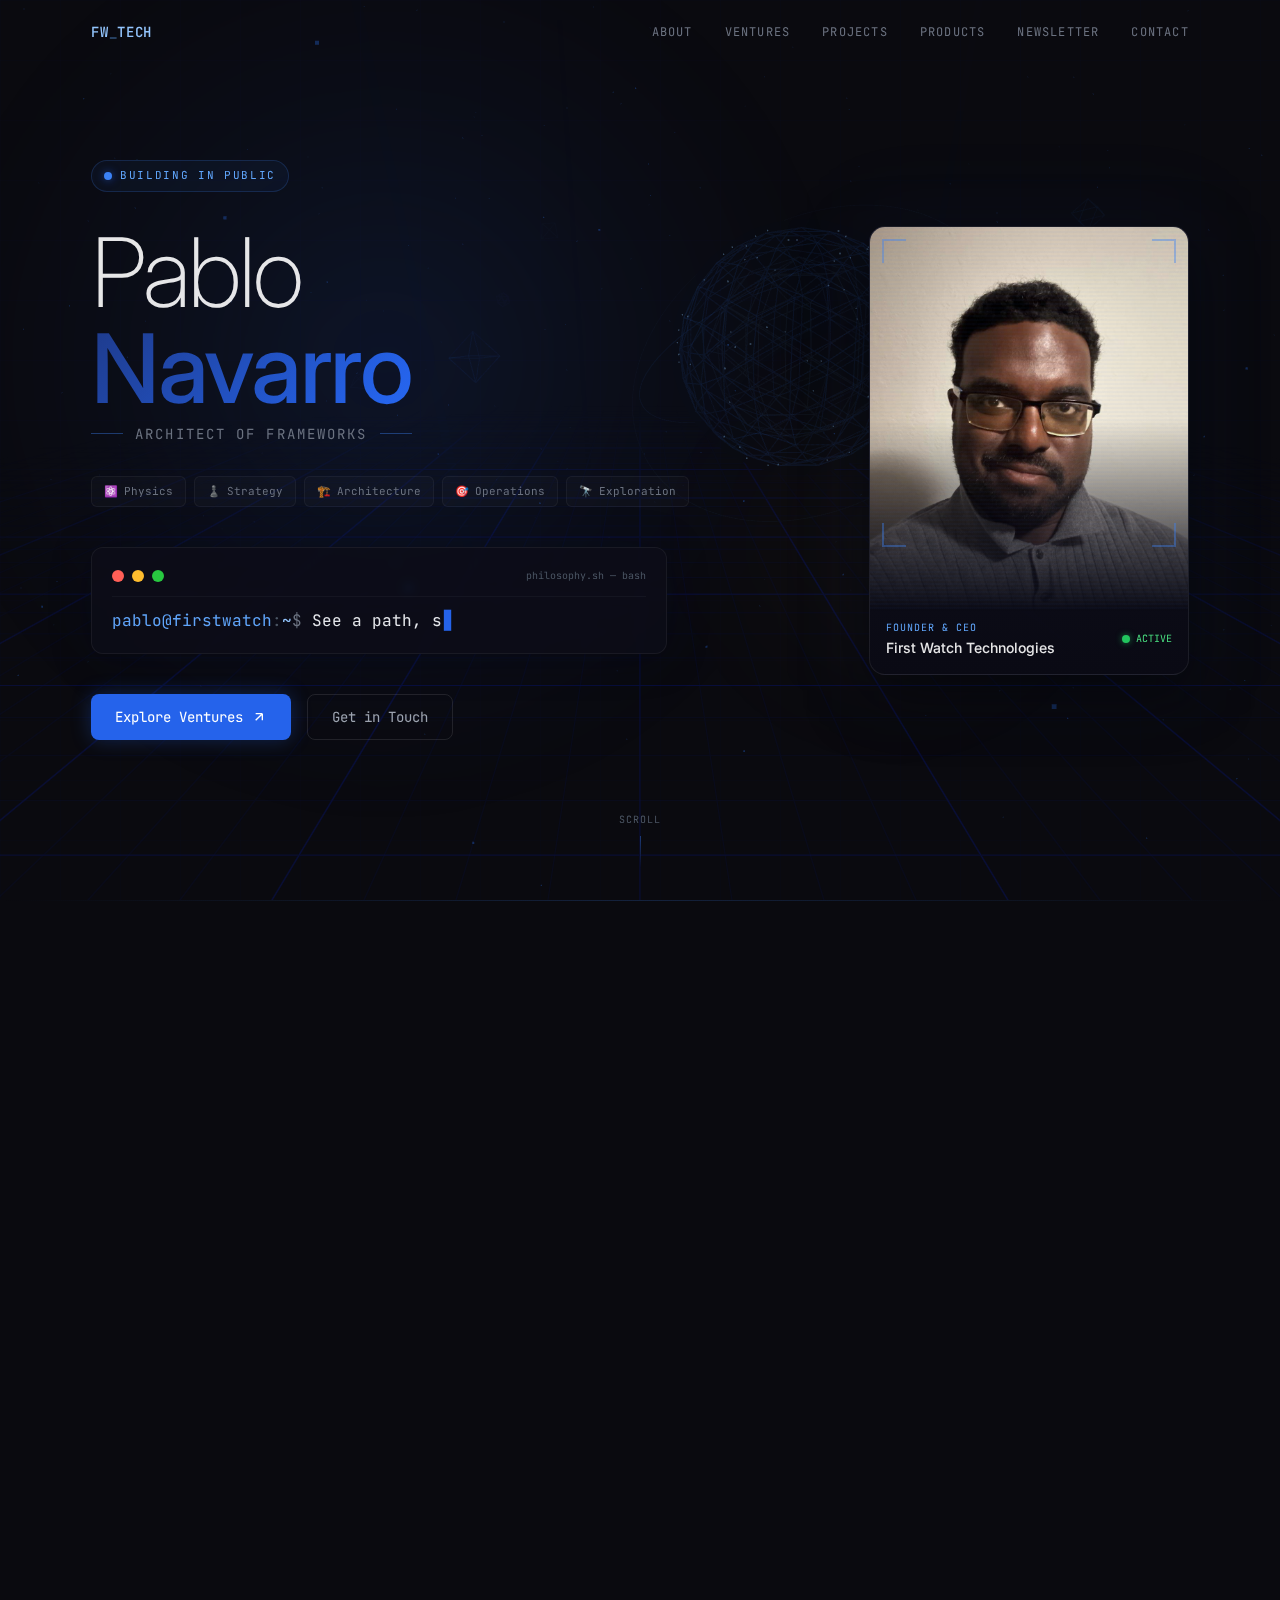
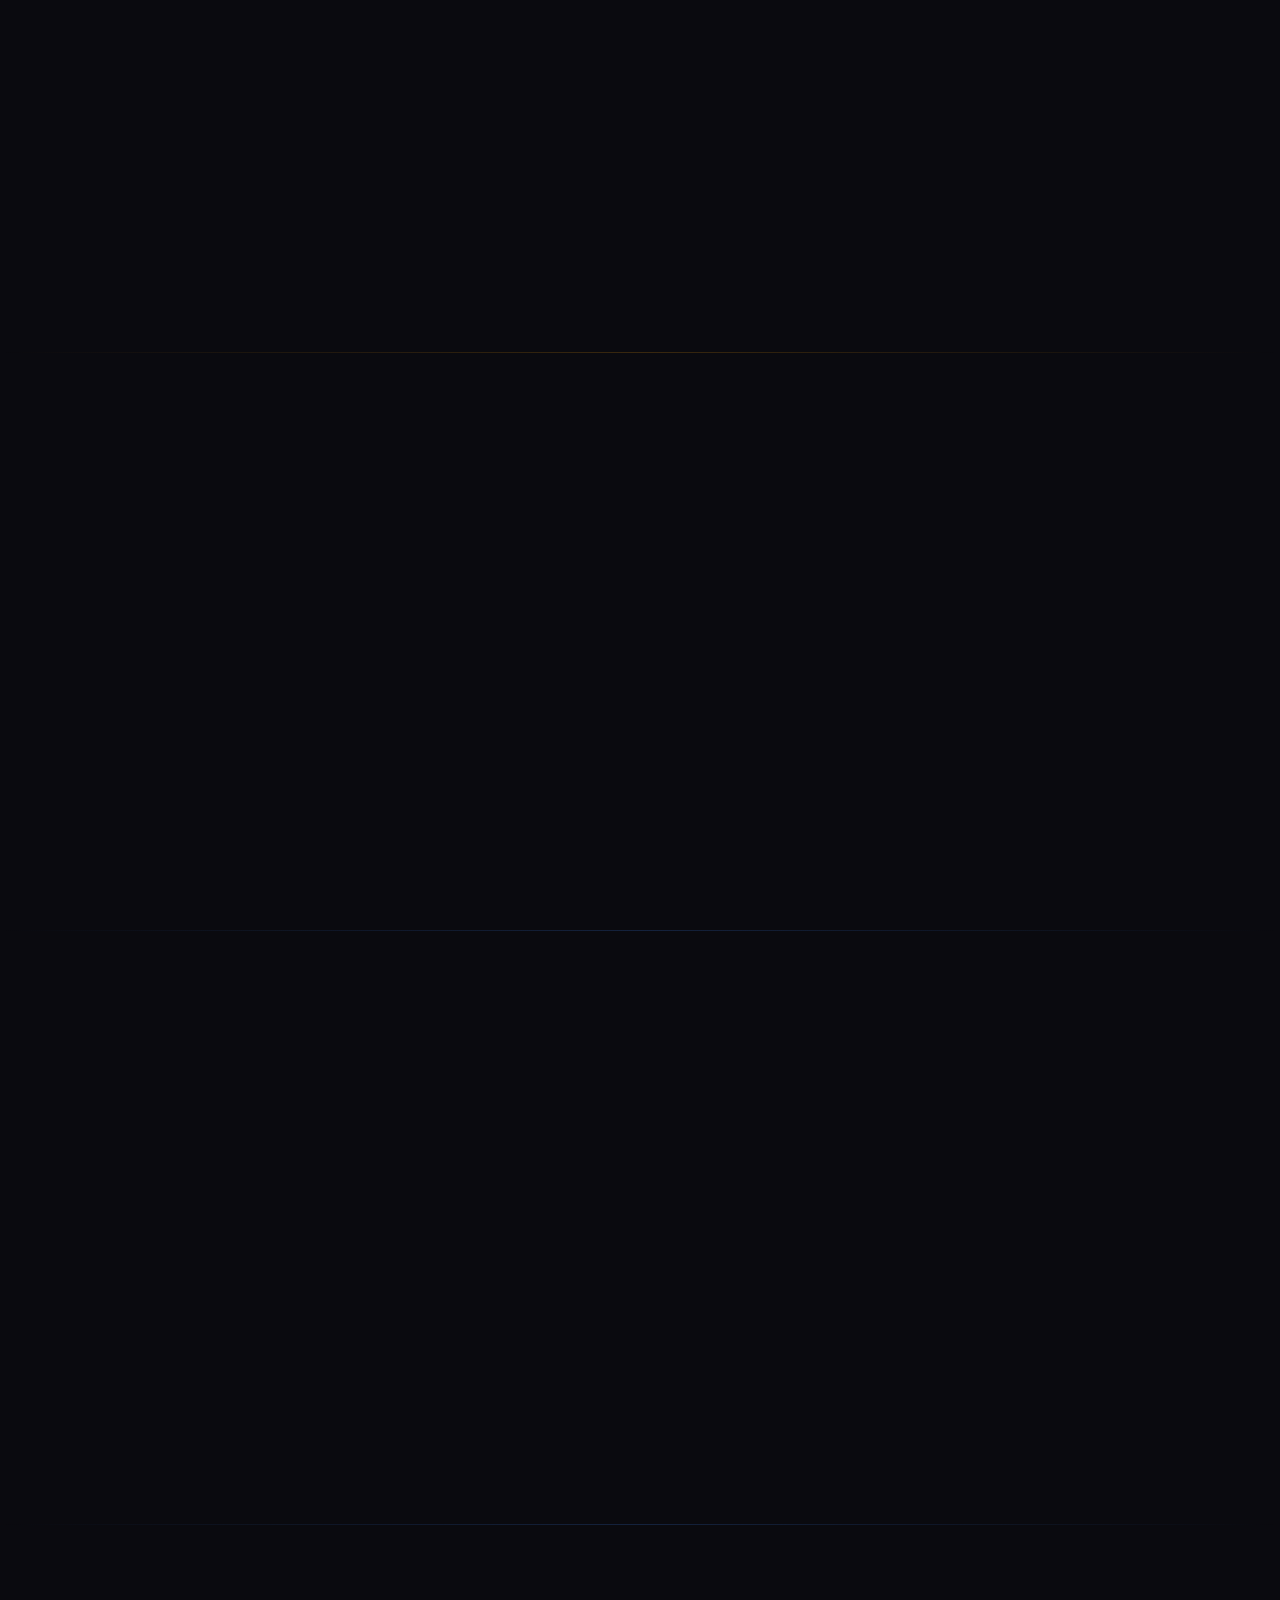
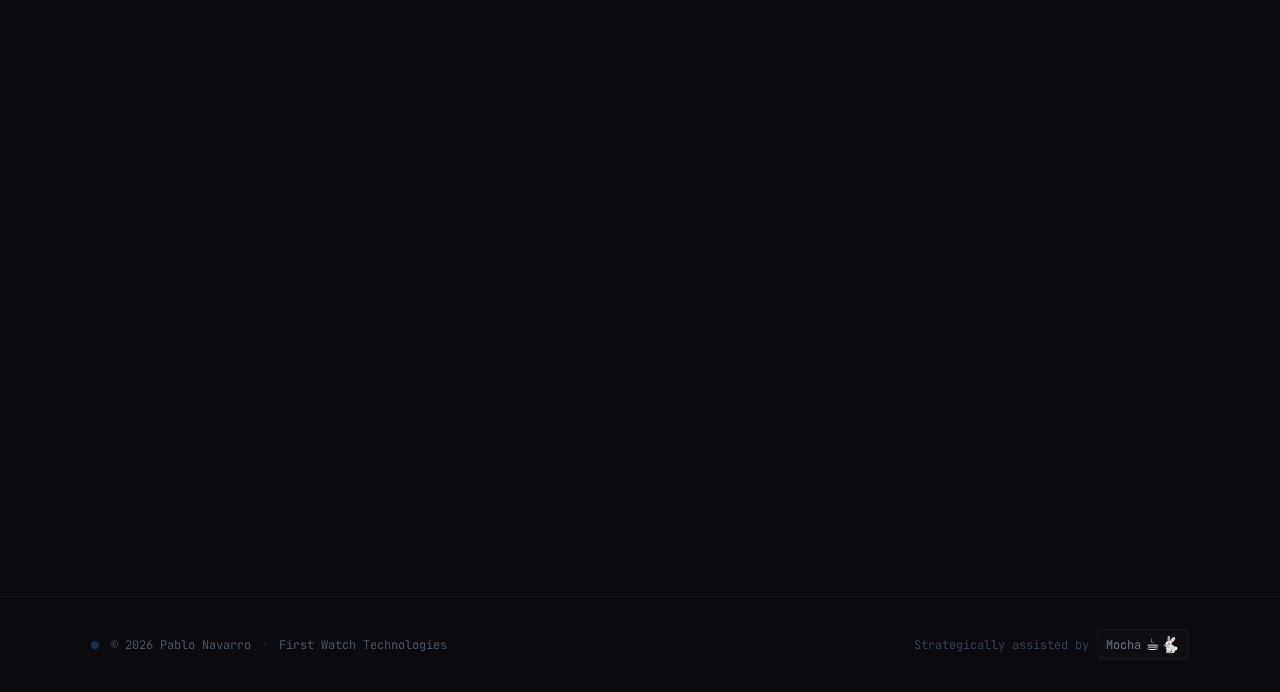
<file: index.html>
<!DOCTYPE html><!--pHyuXJAUAutjQ01emX5yc--><html lang="en"><head><meta charSet="utf-8"/><meta name="viewport" content="width=device-width, initial-scale=1"/><link rel="preload" as="image" href="/pablo-profile.jpg"/><link rel="stylesheet" href="/_next/static/chunks/e9a7d5ef823c434e.css" data-precedence="next"/><link rel="preload" as="script" fetchPriority="low" href="/_next/static/chunks/656b870f0567ed5f.js"/><script src="/_next/static/chunks/e380800c945c344d.js" async=""></script><script src="/_next/static/chunks/0ff423a9fcc0186e.js" async=""></script><script src="/_next/static/chunks/8296bf97416a5ebf.js" async=""></script><script src="/_next/static/chunks/turbopack-27dbcd5847fbbd86.js" async=""></script><script src="/_next/static/chunks/e0a67375af5090bd.js" async=""></script><script src="/_next/static/chunks/247eb132b7f7b574.js" async=""></script><script src="/_next/static/chunks/796e69ae18b2784c.js" async=""></script><script src="/_next/static/chunks/47d212107e34a9c3.js" async=""></script><meta name="theme-color" content="#0a0a0f"/><title>Pablo Navarro | First Watch Technologies</title><meta name="description" content="Pablo Navarro — Founder of First Watch Technologies. Architect of frameworks across robotics, software, and strategic thought. See a path, secure a path."/><meta name="author" content="Pablo Navarro"/><meta name="keywords" content="Pablo Navarro,First Watch Technologies,First Watch Robotics,First Watch Software,OwlTicket,PabloTheThinker,Autonomous Systems,SaaS,Robotics"/><meta name="creator" content="Pablo Navarro"/><meta name="robots" content="index, follow"/><meta property="og:title" content="Pablo Navarro | First Watch Technologies"/><meta property="og:description" content="Founder of First Watch Technologies. One Company. One Philosophy. Two Frontiers."/><meta property="og:site_name" content="Pablo Navarro"/><meta property="og:locale" content="en_US"/><meta property="og:type" content="website"/><meta name="twitter:card" content="summary_large_image"/><meta name="twitter:creator" content="@pablothethinker"/><meta name="twitter:title" content="Pablo Navarro | First Watch Technologies"/><meta name="twitter:description" content="Founder of First Watch Technologies. One Company. One Philosophy. Two Frontiers."/><script src="/_next/static/chunks/a6dad97d9634a72d.js" noModule=""></script></head><body class="antialiased"><div hidden=""><!--$--><!--/$--></div><div class="fixed inset-0 pointer-events-none" style="z-index:0"><!--$--><div style="position:relative;width:100%;height:100%;overflow:hidden;pointer-events:auto;background:transparent"><div style="width:100%;height:100%"><canvas style="display:block"></canvas></div></div><!--/$--></div><nav class="fixed top-0 left-0 right-0 z-50 transition-all duration-500 bg-transparent"><div class="container mx-auto max-w-[1200px] px-6 flex items-center justify-between h-16"><a href="#" class="font-mono text-sm font-medium text-blue-300 tracking-wider">FW<span class="text-blue-400/50">_</span>TECH</a><div class="hidden md:flex items-center gap-8"><a href="#about" class="relative font-mono text-xs uppercase tracking-widest text-gray-500 hover:text-blue-300 transition-colors duration-200 group">About<span class="absolute -bottom-1 left-0 w-0 h-px bg-blue-500/50 group-hover:w-full transition-all duration-300"></span></a><a href="#ventures" class="relative font-mono text-xs uppercase tracking-widest text-gray-500 hover:text-blue-300 transition-colors duration-200 group">Ventures<span class="absolute -bottom-1 left-0 w-0 h-px bg-blue-500/50 group-hover:w-full transition-all duration-300"></span></a><a href="#projects" class="relative font-mono text-xs uppercase tracking-widest text-gray-500 hover:text-blue-300 transition-colors duration-200 group">Projects<span class="absolute -bottom-1 left-0 w-0 h-px bg-blue-500/50 group-hover:w-full transition-all duration-300"></span></a><a href="/products" class="relative font-mono text-xs uppercase tracking-widest text-gray-500 hover:text-blue-300 transition-colors duration-200 group">Products<span class="absolute -bottom-1 left-0 w-0 h-px bg-blue-500/50 group-hover:w-full transition-all duration-300"></span></a><a href="#newsletter" class="relative font-mono text-xs uppercase tracking-widest text-gray-500 hover:text-blue-300 transition-colors duration-200 group">Newsletter<span class="absolute -bottom-1 left-0 w-0 h-px bg-blue-500/50 group-hover:w-full transition-all duration-300"></span></a><a href="#contact" class="relative font-mono text-xs uppercase tracking-widest text-gray-500 hover:text-blue-300 transition-colors duration-200 group">Contact<span class="absolute -bottom-1 left-0 w-0 h-px bg-blue-500/50 group-hover:w-full transition-all duration-300"></span></a></div><button class="md:hidden text-gray-400 hover:text-blue-300 transition-colors" aria-label="Toggle menu"><svg width="24" height="24" viewBox="0 0 24 24" fill="none" stroke="currentColor" stroke-width="1.5"><path d="M4 8h16M4 16h16"></path></svg></button></div></nav><main><section class="relative z-10 min-h-screen flex items-center overflow-hidden"><div class="absolute inset-0 pointer-events-none"><div class="absolute inset-0 opacity-[0.03]" style="background-image:linear-gradient(rgba(37,99,235,0.5) 1px, transparent 1px),
              linear-gradient(90deg, rgba(37,99,235,0.5) 1px, transparent 1px);background-size:60px 60px;transform:translate(0px, 0px);transition:transform 0.3s ease-out"></div><div class="absolute w-[900px] h-[900px] rounded-full" style="background:radial-gradient(circle, rgba(37,99,235,0.12) 0%, rgba(37,99,235,0.04) 40%, transparent 70%);left:30%;top:40%;transform:translate(calc(-50% + 0px), calc(-50% + 0px));transition:transform 0.4s ease-out;filter:blur(40px)"></div><div class="absolute w-[400px] h-[400px] rounded-full" style="background:radial-gradient(circle, rgba(245,158,11,0.04) 0%, transparent 70%);left:70%;top:60%;transform:translate(calc(-50% + 0px), calc(-50% + 0px));transition:transform 0.5s ease-out;filter:blur(60px)"></div></div><div class="container mx-auto max-w-[1200px] px-6 relative"><div class="grid grid-cols-1 lg:grid-cols-5 gap-12 lg:gap-8 items-center"><div class="lg:col-span-3 text-center lg:text-left"><div class="inline-flex items-center gap-2 mb-8 px-3 py-1.5 rounded-full border border-blue-500/20 bg-blue-500/5 transition-all duration-500 opacity-0 translate-y-4"><span class="w-2 h-2 rounded-full bg-blue-500 animate-pulse shadow-[0_0_8px_rgba(37,99,235,0.6)]"></span><span class="font-mono text-[11px] uppercase tracking-[0.15em] text-blue-400">Building in public</span></div><h1 class="mb-2"><span class="block text-6xl md:text-7xl lg:text-8xl font-extralight tracking-tight text-white/90 transition-all duration-700 delay-100 opacity-0 translate-y-6">Pablo</span><span class="block text-6xl md:text-7xl lg:text-8xl font-medium tracking-tight gradient-text transition-all duration-700 delay-200 opacity-0 translate-y-6">Navarro</span></h1><div class="flex items-center justify-center lg:justify-start gap-3 mb-8 transition-all duration-700 delay-300 opacity-0 translate-y-4"><div class="h-px w-8 bg-blue-500/40"></div><p class="font-mono text-xs md:text-sm text-gray-500 uppercase tracking-[0.15em]">Architect of Frameworks</p><div class="h-px w-8 bg-blue-500/40"></div></div><div class="flex flex-wrap justify-center lg:justify-start gap-2 mb-10 transition-all duration-700 delay-[400ms] opacity-0 translate-y-4"><span class="inline-flex items-center gap-1.5 px-3 py-1.5 rounded-md border border-white/5 bg-white/[0.02] text-gray-500 font-mono text-[11px] hover:border-blue-500/30 hover:text-blue-300 hover:bg-blue-500/5 transition-all duration-200 cursor-default"><span>⚛️</span>Physics</span><span class="inline-flex items-center gap-1.5 px-3 py-1.5 rounded-md border border-white/5 bg-white/[0.02] text-gray-500 font-mono text-[11px] hover:border-blue-500/30 hover:text-blue-300 hover:bg-blue-500/5 transition-all duration-200 cursor-default"><span>♟️</span>Strategy</span><span class="inline-flex items-center gap-1.5 px-3 py-1.5 rounded-md border border-white/5 bg-white/[0.02] text-gray-500 font-mono text-[11px] hover:border-blue-500/30 hover:text-blue-300 hover:bg-blue-500/5 transition-all duration-200 cursor-default"><span>🏗️</span>Architecture</span><span class="inline-flex items-center gap-1.5 px-3 py-1.5 rounded-md border border-white/5 bg-white/[0.02] text-gray-500 font-mono text-[11px] hover:border-blue-500/30 hover:text-blue-300 hover:bg-blue-500/5 transition-all duration-200 cursor-default"><span>🎯</span>Operations</span><span class="inline-flex items-center gap-1.5 px-3 py-1.5 rounded-md border border-white/5 bg-white/[0.02] text-gray-500 font-mono text-[11px] hover:border-blue-500/30 hover:text-blue-300 hover:bg-blue-500/5 transition-all duration-200 cursor-default"><span>🔭</span>Exploration</span></div><div class="bg-[#0c0c18]/80 backdrop-blur-sm border border-white/[0.06] rounded-xl p-5 max-w-xl shadow-[0_4px_40px_rgba(0,0,0,0.3),0_0_60px_rgba(37,99,235,0.05)] transition-all duration-700 delay-500 opacity-0 translate-y-6"><div class="flex items-center gap-2 mb-3 pb-3 border-b border-white/[0.04]"><span class="w-3 h-3 rounded-full bg-[#ff5f57]"></span><span class="w-3 h-3 rounded-full bg-[#febc2e]"></span><span class="w-3 h-3 rounded-full bg-[#28c840]"></span><span class="font-mono text-[10px] text-gray-600 ml-auto">philosophy.sh — bash</span></div><div class="font-mono text-sm md:text-base leading-relaxed"><span class="text-blue-400">pablo@firstwatch</span><span class="text-gray-600">:</span><span class="text-blue-300">~</span><span class="text-gray-500">$ </span><span class="text-gray-200"></span><span class="typing-cursor"></span></div></div><div class="flex flex-wrap justify-center lg:justify-start gap-4 mt-10 transition-all duration-700 delay-[600ms] opacity-0 translate-y-4"><a href="#ventures" class="group inline-flex items-center gap-2 px-6 py-3 bg-blue-600 rounded-lg text-white font-mono text-sm hover:bg-blue-500 transition-all duration-200 shadow-[0_0_20px_rgba(37,99,235,0.3)] hover:shadow-[0_0_30px_rgba(37,99,235,0.4)]">Explore Ventures<svg class="w-4 h-4 group-hover:translate-x-0.5 group-hover:-translate-y-0.5 transition-transform duration-150" viewBox="0 0 24 24" fill="none" stroke="currentColor" stroke-width="2"><path d="M7 17L17 7M17 7H7M17 7v10"></path></svg></a><a href="#contact" class="inline-flex items-center gap-2 px-6 py-3 border border-white/10 rounded-lg text-gray-400 font-mono text-sm hover:border-blue-500/30 hover:text-gray-300 transition-all duration-200">Get in Touch</a></div></div><div class="lg:col-span-2 flex justify-center lg:justify-end transition-all duration-1000 delay-300 opacity-0 translate-y-8"><div class="relative group" style="transform:perspective(1000px) rotateY(0deg) rotateX(0deg);transition:transform 0.3s ease-out"><div class="relative w-72 md:w-80 overflow-hidden rounded-2xl border border-white/[0.08] bg-gradient-to-b from-[#111120]/90 to-[#0a0a14]/90 shadow-[0_20px_60px_rgba(0,0,0,0.5)] backdrop-blur-sm"><div class="relative h-80 md:h-96 overflow-hidden"><img src="/pablo-profile.jpg" alt="Pablo Navarro" class="w-full h-full object-cover object-top scale-105 group-hover:scale-110 transition-transform duration-700"/><div class="absolute inset-0 bg-gradient-to-t from-[#0a0a14] via-transparent to-transparent"></div><div class="absolute inset-0 bg-[repeating-linear-gradient(0deg,transparent,transparent_2px,rgba(37,99,235,0.03)_2px,rgba(37,99,235,0.03)_4px)] pointer-events-none"></div><div class="absolute top-3 left-3 w-6 h-6 border-t-2 border-l-2 border-blue-500/40"></div><div class="absolute top-3 right-3 w-6 h-6 border-t-2 border-r-2 border-blue-500/40"></div><div class="absolute bottom-16 left-3 w-6 h-6 border-b-2 border-l-2 border-blue-500/40"></div><div class="absolute bottom-16 right-3 w-6 h-6 border-b-2 border-r-2 border-blue-500/40"></div></div><div class="p-4 -mt-2 relative z-10"><div class="flex items-center justify-between"><div><p class="font-mono text-[10px] text-blue-400 uppercase tracking-widest mb-0.5">Founder &amp; CEO</p><p class="text-sm font-medium text-white/90">First Watch Technologies</p></div><div class="flex items-center gap-1.5"><span class="w-2 h-2 rounded-full bg-green-500 shadow-[0_0_6px_rgba(34,197,94,0.6)]"></span><span class="font-mono text-[10px] text-green-400">ACTIVE</span></div></div></div></div><div class="absolute -inset-4 bg-blue-600/5 rounded-3xl blur-2xl -z-10 group-hover:bg-blue-600/10 transition-colors duration-500"></div></div></div></div></div><div class="absolute bottom-8 left-1/2 -translate-x-1/2 flex flex-col items-center gap-2"><span class="font-mono text-[10px] text-gray-600 uppercase tracking-widest">Scroll</span><div class="w-px h-8 bg-gradient-to-b from-blue-500/40 to-transparent animate-pulse"></div></div></section><section id="about" class="section relative"><div class="absolute top-0 left-0 right-0 h-px bg-gradient-to-r from-transparent via-blue-500/20 to-transparent"></div><div class="container mx-auto max-w-[1200px] px-6"><div class="mb-16 transition-all duration-700 ease-out opacity-0 translate-y-8"><div class="flex items-center gap-3 mb-4"><div class="h-px bg-blue-500/60 transition-all duration-700 delay-200 w-0"></div><span class="font-mono text-[11px] uppercase tracking-[0.2em] text-blue-400">About</span><div class="h-px bg-white/[0.04] transition-all duration-1000 delay-300 flex-0 w-0"></div></div><h2 class="text-4xl md:text-5xl font-extralight text-white/90 tracking-tight">Cross-domain <span class="font-medium gradient-text">thinker.</span></h2></div><div class="grid lg:grid-cols-5 gap-12 lg:gap-16"><div class="lg:col-span-2 transition-all duration-700 delay-200 ease-out opacity-0 translate-y-8"><div class="relative pl-6 border-l border-blue-500/20"><div class="absolute top-0 left-0 w-2 h-2 -translate-x-[4.5px] rounded-full bg-blue-500 shadow-[0_0_8px_rgba(37,99,235,0.5)]"></div><div class="space-y-5 text-gray-400 leading-relaxed text-[15px]"><p>I think in patterns that cross boundaries — connecting physics to chess, military strategy to software architecture, science fiction to real-world systems.</p><p>Every domain I study becomes a lens. Every lens sharpens the framework.</p><p>I don&#x27;t build products. I build <span class="text-blue-300 font-medium">frameworks</span> — systems of thought that compound across every frontier I touch.</p></div><div class="absolute bottom-0 left-0 w-2 h-2 -translate-x-[4.5px] rounded-full bg-blue-500/30"></div></div><div class="mt-8 relative overflow-hidden rounded-xl border border-blue-500/20 bg-blue-500/[0.04] p-5"><div class="absolute top-2 right-2 w-4 h-4 border-t border-r border-blue-500/30"></div><div class="absolute bottom-2 left-2 w-4 h-4 border-b border-l border-blue-500/30"></div><p class="font-mono text-[10px] text-blue-400 uppercase tracking-widest mb-2">Core Philosophy</p><p class="text-lg text-white/80 italic font-light">&quot;See a path, secure a path.&quot;</p></div></div><div class="lg:col-span-3"><div class="space-y-3"><div class="group relative overflow-hidden rounded-xl border border-white/[0.06] bg-[#111118]/80 backdrop-blur-sm p-5 hover:border-blue-500/30 transition-all duration-500 ease-out cursor-default opacity-0 translate-y-6" style="transition-delay:300ms"><div class="absolute inset-0 bg-gradient-to-r from-blue-500/0 via-blue-500/[0.03] to-blue-500/0 translate-x-[-100%] group-hover:translate-x-[100%] transition-transform duration-700"></div><div class="relative flex items-start gap-4"><div class="w-10 h-10 rounded-lg bg-white/[0.03] border border-white/[0.06] flex items-center justify-center text-xl shrink-0 group-hover:border-blue-500/20 group-hover:bg-blue-500/[0.05] transition-colors duration-200">⚛️</div><div class="flex-1 min-w-0"><div class="flex items-center gap-3 mb-1"><h3 class="font-medium text-white/90 text-sm">Physics &amp; Systems</h3><div class="flex-1 h-px bg-white/[0.04] hidden sm:block"></div><span class="font-mono text-[9px] text-gray-600 uppercase tracking-wider hidden sm:block">Domain <!-- -->01</span></div><p class="text-gray-500 text-sm leading-relaxed">Thermodynamics, nuclear systems, orbital mechanics — first principles thinking applied to every domain.</p></div></div></div><div class="group relative overflow-hidden rounded-xl border border-white/[0.06] bg-[#111118]/80 backdrop-blur-sm p-5 hover:border-blue-500/30 transition-all duration-500 ease-out cursor-default opacity-0 translate-y-6" style="transition-delay:380ms"><div class="absolute inset-0 bg-gradient-to-r from-blue-500/0 via-blue-500/[0.03] to-blue-500/0 translate-x-[-100%] group-hover:translate-x-[100%] transition-transform duration-700"></div><div class="relative flex items-start gap-4"><div class="w-10 h-10 rounded-lg bg-white/[0.03] border border-white/[0.06] flex items-center justify-center text-xl shrink-0 group-hover:border-blue-500/20 group-hover:bg-blue-500/[0.05] transition-colors duration-200">♟️</div><div class="flex-1 min-w-0"><div class="flex items-center gap-3 mb-1"><h3 class="font-medium text-white/90 text-sm">Strategic Games</h3><div class="flex-1 h-px bg-white/[0.04] hidden sm:block"></div><span class="font-mono text-[9px] text-gray-600 uppercase tracking-wider hidden sm:block">Domain <!-- -->02</span></div><p class="text-gray-500 text-sm leading-relaxed">Chess, asymmetric gameplay, resource allocation — every decision is a position on the board.</p></div></div></div><div class="group relative overflow-hidden rounded-xl border border-white/[0.06] bg-[#111118]/80 backdrop-blur-sm p-5 hover:border-blue-500/30 transition-all duration-500 ease-out cursor-default opacity-0 translate-y-6" style="transition-delay:460ms"><div class="absolute inset-0 bg-gradient-to-r from-blue-500/0 via-blue-500/[0.03] to-blue-500/0 translate-x-[-100%] group-hover:translate-x-[100%] transition-transform duration-700"></div><div class="relative flex items-start gap-4"><div class="w-10 h-10 rounded-lg bg-white/[0.03] border border-white/[0.06] flex items-center justify-center text-xl shrink-0 group-hover:border-blue-500/20 group-hover:bg-blue-500/[0.05] transition-colors duration-200">🏗️</div><div class="flex-1 min-w-0"><div class="flex items-center gap-3 mb-1"><h3 class="font-medium text-white/90 text-sm">Architecture</h3><div class="flex-1 h-px bg-white/[0.04] hidden sm:block"></div><span class="font-mono text-[9px] text-gray-600 uppercase tracking-wider hidden sm:block">Domain <!-- -->03</span></div><p class="text-gray-500 text-sm leading-relaxed">Load-bearing vs decorative. Foundations, blueprints, scaffolding — structural thinking.</p></div></div></div><div class="group relative overflow-hidden rounded-xl border border-white/[0.06] bg-[#111118]/80 backdrop-blur-sm p-5 hover:border-blue-500/30 transition-all duration-500 ease-out cursor-default opacity-0 translate-y-6" style="transition-delay:540ms"><div class="absolute inset-0 bg-gradient-to-r from-blue-500/0 via-blue-500/[0.03] to-blue-500/0 translate-x-[-100%] group-hover:translate-x-[100%] transition-transform duration-700"></div><div class="relative flex items-start gap-4"><div class="w-10 h-10 rounded-lg bg-white/[0.03] border border-white/[0.06] flex items-center justify-center text-xl shrink-0 group-hover:border-blue-500/20 group-hover:bg-blue-500/[0.05] transition-colors duration-200">⚔️</div><div class="flex-1 min-w-0"><div class="flex items-center gap-3 mb-1"><h3 class="font-medium text-white/90 text-sm">Military &amp; Ops</h3><div class="flex-1 h-px bg-white/[0.04] hidden sm:block"></div><span class="font-mono text-[9px] text-gray-600 uppercase tracking-wider hidden sm:block">Domain <!-- -->04</span></div><p class="text-gray-500 text-sm leading-relaxed">Fog of war, logistics, securing objectives — execute under uncertainty.</p></div></div></div><div class="group relative overflow-hidden rounded-xl border border-white/[0.06] bg-[#111118]/80 backdrop-blur-sm p-5 hover:border-blue-500/30 transition-all duration-500 ease-out cursor-default opacity-0 translate-y-6" style="transition-delay:620ms"><div class="absolute inset-0 bg-gradient-to-r from-blue-500/0 via-blue-500/[0.03] to-blue-500/0 translate-x-[-100%] group-hover:translate-x-[100%] transition-transform duration-700"></div><div class="relative flex items-start gap-4"><div class="w-10 h-10 rounded-lg bg-white/[0.03] border border-white/[0.06] flex items-center justify-center text-xl shrink-0 group-hover:border-blue-500/20 group-hover:bg-blue-500/[0.05] transition-colors duration-200">🚀</div><div class="flex-1 min-w-0"><div class="flex items-center gap-3 mb-1"><h3 class="font-medium text-white/90 text-sm">Sci-Fi &amp; Vision</h3><div class="flex-1 h-px bg-white/[0.04] hidden sm:block"></div><span class="font-mono text-[9px] text-gray-600 uppercase tracking-wider hidden sm:block">Domain <!-- -->05</span></div><p class="text-gray-500 text-sm leading-relaxed">Kevin Flynn, Tron, multiverse narratives — imagining futures worth building.</p></div></div></div></div></div></div></div></section><section id="ventures" class="section relative"><div class="absolute top-0 left-0 right-0 h-px bg-gradient-to-r from-transparent via-blue-500/20 to-transparent"></div><div class="container mx-auto max-w-[1200px] px-6"><div class="mb-16 transition-all duration-700 ease-out opacity-0 translate-y-8"><div class="flex items-center gap-3 mb-4"><div class="h-px bg-blue-500/60 transition-all duration-700 delay-200 w-0"></div><span class="font-mono text-[11px] uppercase tracking-[0.2em] text-blue-400">Ventures</span><div class="h-px bg-white/[0.04] transition-all duration-1000 delay-300 flex-0 w-0"></div></div><h2 class="text-4xl md:text-5xl font-extralight text-white/90 tracking-tight mb-3">First Watch <span class="font-medium gradient-text">Technologies</span></h2><p class="font-mono text-sm text-gray-500">One Company. One Philosophy. Two Frontiers.</p></div><div class="relative overflow-hidden rounded-2xl border border-blue-500/15 bg-gradient-to-br from-blue-500/[0.04] to-transparent mb-8 transition-all duration-700 delay-200 ease-out opacity-0 translate-y-8"><div class="absolute top-3 left-3 w-6 h-6 border-t-2 border-l-2 border-blue-500/30"></div><div class="absolute top-3 right-3 w-6 h-6 border-t-2 border-r-2 border-blue-500/30"></div><div class="absolute bottom-3 left-3 w-6 h-6 border-b-2 border-l-2 border-blue-500/30"></div><div class="absolute bottom-3 right-3 w-6 h-6 border-b-2 border-r-2 border-blue-500/30"></div><div class="absolute inset-0 bg-[repeating-linear-gradient(0deg,transparent,transparent_2px,rgba(37,99,235,0.015)_2px,rgba(37,99,235,0.015)_4px)] pointer-events-none"></div><div class="relative p-8 md:p-10"><div class="flex items-start gap-5"><div class="w-14 h-14 rounded-xl bg-blue-500/10 border border-blue-500/20 flex items-center justify-center shrink-0"><span class="text-2xl">🔭</span></div><div><div class="flex items-center gap-3 mb-1"><h3 class="text-xl md:text-2xl font-medium text-white/90">First Watch Technologies</h3><span class="hidden sm:inline-flex items-center gap-1.5 px-2.5 py-0.5 rounded-full border border-blue-500/20 bg-blue-500/5"><span class="w-1.5 h-1.5 rounded-full bg-blue-500"></span><span class="font-mono text-[9px] text-blue-400 uppercase">Parent</span></span></div><p class="text-gray-400 leading-relaxed max-w-2xl">First Watch systems illuminate the landscape, surface what matters, cut through noise, and guide users toward solutions they can execute with confidence. Augmentation rather than replacement — technology that supports and protects humans navigating complex situations.</p></div></div></div></div><div class="grid md:grid-cols-2 gap-4"><div class="group relative overflow-hidden rounded-xl border border-white/[0.06] bg-[#111118]/80 backdrop-blur-sm hover:border-blue-500/25 transition-all duration-500 ease-out opacity-0 translate-y-6" style="transition-delay:350ms"><div class="absolute inset-0 bg-gradient-to-br from-orange-500/[0.02] to-transparent opacity-0 group-hover:opacity-100 transition-opacity duration-300"></div><div class="absolute top-2 right-2 w-4 h-4 border-t border-r border-white/[0.06] group-hover:border-blue-500/20 transition-colors duration-200"></div><div class="absolute bottom-2 left-2 w-4 h-4 border-b border-l border-white/[0.06] group-hover:border-blue-500/20 transition-colors duration-200"></div><div class="relative p-6"><div class="flex items-center justify-between mb-5"><div class="flex items-center gap-3"><div class="w-10 h-10 rounded-lg bg-orange-500/10 border border-orange-500/15 flex items-center justify-center"><span class="text-lg">🤖</span></div><div><h3 class="font-medium text-white/90">First Watch Robotics</h3><span class="font-mono text-[9px] uppercase tracking-wider text-gray-600">Physical Frontier</span></div></div><span class="font-mono text-[9px] text-gray-700 uppercase tracking-wider">01</span></div><p class="text-gray-400 text-sm leading-relaxed mb-5">Autonomous systems for human-machine teaming in extreme environments. Extending human reach into spaces too dangerous, inaccessible, or distant for direct intervention.</p><div class="flex flex-wrap gap-2"><span class="font-mono text-[10px] px-2.5 py-1 rounded-md bg-white/[0.03] border border-white/[0.05] text-gray-500">Autonomous Systems</span><span class="font-mono text-[10px] px-2.5 py-1 rounded-md bg-white/[0.03] border border-white/[0.05] text-gray-500">Disaster Response</span><span class="font-mono text-[10px] px-2.5 py-1 rounded-md bg-white/[0.03] border border-white/[0.05] text-gray-500">Space Exploration</span><span class="font-mono text-[10px] px-2.5 py-1 rounded-md bg-white/[0.03] border border-white/[0.05] text-gray-500">Human-Machine Teaming</span></div></div></div><div class="group relative overflow-hidden rounded-xl border border-white/[0.06] bg-[#111118]/80 backdrop-blur-sm hover:border-blue-500/25 transition-all duration-500 ease-out opacity-0 translate-y-6" style="transition-delay:450ms"><div class="absolute inset-0 bg-gradient-to-br from-blue-500/[0.02] to-transparent opacity-0 group-hover:opacity-100 transition-opacity duration-300"></div><div class="absolute top-2 right-2 w-4 h-4 border-t border-r border-white/[0.06] group-hover:border-blue-500/20 transition-colors duration-200"></div><div class="absolute bottom-2 left-2 w-4 h-4 border-b border-l border-white/[0.06] group-hover:border-blue-500/20 transition-colors duration-200"></div><div class="relative p-6"><div class="flex items-center justify-between mb-5"><div class="flex items-center gap-3"><div class="w-10 h-10 rounded-lg bg-blue-500/10 border border-blue-500/15 flex items-center justify-center"><span class="text-lg">💻</span></div><div><h3 class="font-medium text-white/90">First Watch Software</h3><span class="font-mono text-[9px] uppercase tracking-wider text-gray-600">Digital Frontier</span></div></div><span class="font-mono text-[9px] text-gray-700 uppercase tracking-wider">02</span></div><p class="text-gray-400 text-sm leading-relaxed mb-5">Intelligent tools for human-AI collaboration. Bringing clarity to complexity through AI-powered systems that guide users through intricate processes with confidence.</p><div class="flex flex-wrap gap-2"><span class="font-mono text-[10px] px-2.5 py-1 rounded-md bg-white/[0.03] border border-white/[0.05] text-gray-500">SaaS</span><span class="font-mono text-[10px] px-2.5 py-1 rounded-md bg-white/[0.03] border border-white/[0.05] text-gray-500">AI Collaboration</span><span class="font-mono text-[10px] px-2.5 py-1 rounded-md bg-white/[0.03] border border-white/[0.05] text-gray-500">OwlTicket</span><span class="font-mono text-[10px] px-2.5 py-1 rounded-md bg-white/[0.03] border border-white/[0.05] text-gray-500">Intelligent Automation</span></div></div></div></div></div></section><section id="projects" class="section relative"><div class="absolute top-0 left-0 right-0 h-px bg-gradient-to-r from-transparent via-blue-500/20 to-transparent"></div><div class="container mx-auto max-w-[1200px] px-6"><div class="mb-16 transition-all duration-700 ease-out opacity-0 translate-y-8"><div class="flex items-center gap-3 mb-4"><div class="h-px bg-blue-500/60 transition-all duration-700 delay-200 w-0"></div><span class="font-mono text-[11px] uppercase tracking-[0.2em] text-blue-400">Projects</span><div class="h-px bg-white/[0.04] transition-all duration-1000 delay-300 flex-0 w-0"></div></div><h2 class="text-4xl md:text-5xl font-extralight text-white/90 tracking-tight mb-3">What I&#x27;m <span class="font-medium gradient-text">building.</span></h2><p class="text-gray-500">Active projects and ongoing R&amp;D across both frontiers.</p></div><div class="grid sm:grid-cols-2 gap-4"><div class="group relative overflow-hidden rounded-xl border border-white/[0.06] bg-[#111118]/80 backdrop-blur-sm hover:border-blue-500/25 transition-all duration-500 ease-out opacity-0 translate-y-6" style="transition-delay:200ms"><div class="absolute inset-0 bg-gradient-to-br from-blue-500/[0.03] to-transparent opacity-0 group-hover:opacity-100 transition-opacity duration-500"></div><div class="absolute top-2 right-2 w-4 h-4 border-t border-r border-white/[0.04] group-hover:border-blue-500/20 transition-colors duration-200"></div><div class="absolute bottom-2 left-2 w-4 h-4 border-b border-l border-white/[0.04] group-hover:border-blue-500/20 transition-colors duration-200"></div><div class="relative p-6"><div class="flex items-start justify-between mb-4"><div class="flex items-center gap-3"><div class="w-11 h-11 rounded-xl bg-white/[0.03] border border-white/[0.06] flex items-center justify-center text-xl group-hover:border-blue-500/15 group-hover:bg-blue-500/[0.04] transition-colors duration-200">🦉</div><div><h3 class="font-medium text-white/90">OwlTicket</h3><div class="flex items-center gap-2"><p class="font-mono text-[9px] uppercase tracking-wider text-gray-600">SaaS Product</p></div></div></div><div class="flex flex-col items-end gap-1"><span class="font-mono text-[9px] text-gray-700">01</span><div class="flex items-center gap-1.5"><span class="w-1.5 h-1.5 rounded-full bg-green-500 shadow-[0_0_4px_rgba(34,197,94,0.4)]"></span><span class="font-mono text-[9px] uppercase tracking-wider text-gray-500">Active</span></div></div></div><div class="h-px bg-white/[0.04] mb-4"></div><p class="text-blue-300/70 text-sm font-medium mb-2 group-hover:text-blue-300/90 transition-colors duration-200">Your IT Platform, On Autopilot</p><p class="text-gray-500 text-sm leading-relaxed">Intelligent IT helpdesk platform that automates ticket routing, escalation, and resolution workflows.</p></div></div><div class="group relative overflow-hidden rounded-xl border border-white/[0.06] bg-[#111118]/80 backdrop-blur-sm hover:border-blue-500/25 transition-all duration-500 ease-out opacity-0 translate-y-6" style="transition-delay:300ms"><div class="absolute inset-0 bg-gradient-to-br from-blue-500/[0.03] to-transparent opacity-0 group-hover:opacity-100 transition-opacity duration-500"></div><div class="absolute top-2 right-2 w-4 h-4 border-t border-r border-white/[0.04] group-hover:border-blue-500/20 transition-colors duration-200"></div><div class="absolute bottom-2 left-2 w-4 h-4 border-b border-l border-white/[0.04] group-hover:border-blue-500/20 transition-colors duration-200"></div><div class="relative p-6"><div class="flex items-start justify-between mb-4"><div class="flex items-center gap-3"><div class="w-11 h-11 rounded-xl bg-white/[0.03] border border-white/[0.06] flex items-center justify-center text-xl group-hover:border-blue-500/15 group-hover:bg-blue-500/[0.04] transition-colors duration-200">☕</div><div><h3 class="font-medium text-white/90">Mocha AI</h3><div class="flex items-center gap-2"><p class="font-mono text-[9px] uppercase tracking-wider text-gray-600">AI Agent</p></div></div></div><div class="flex flex-col items-end gap-1"><span class="font-mono text-[9px] text-gray-700">02</span><div class="flex items-center gap-1.5"><span class="w-1.5 h-1.5 rounded-full bg-green-500 shadow-[0_0_4px_rgba(34,197,94,0.4)]"></span><span class="font-mono text-[9px] uppercase tracking-wider text-gray-500">Active</span></div></div></div><div class="h-px bg-white/[0.04] mb-4"></div><p class="text-blue-300/70 text-sm font-medium mb-2 group-hover:text-blue-300/90 transition-colors duration-200">Seven-Engine AI Strategist</p><p class="text-gray-500 text-sm leading-relaxed">Named after a golden Lionhead bunny. Strategic AI assistant that thinks in cross-domain patterns across seven cognitive engines.</p></div></div><div class="group relative overflow-hidden rounded-xl border border-white/[0.06] bg-[#111118]/80 backdrop-blur-sm hover:border-blue-500/25 transition-all duration-500 ease-out opacity-0 translate-y-6" style="transition-delay:400ms"><div class="absolute inset-0 bg-gradient-to-br from-blue-500/[0.03] to-transparent opacity-0 group-hover:opacity-100 transition-opacity duration-500"></div><div class="absolute top-2 right-2 w-4 h-4 border-t border-r border-white/[0.04] group-hover:border-blue-500/20 transition-colors duration-200"></div><div class="absolute bottom-2 left-2 w-4 h-4 border-b border-l border-white/[0.04] group-hover:border-blue-500/20 transition-colors duration-200"></div><div class="relative p-6"><div class="flex items-start justify-between mb-4"><div class="flex items-center gap-3"><div class="w-11 h-11 rounded-xl bg-white/[0.03] border border-white/[0.06] flex items-center justify-center text-xl group-hover:border-blue-500/15 group-hover:bg-blue-500/[0.04] transition-colors duration-200">📐</div><div><h3 class="font-medium text-white/90">The Schematic</h3><div class="flex items-center gap-2"><p class="font-mono text-[9px] uppercase tracking-wider text-gray-600">Newsletter</p></div></div></div><div class="flex flex-col items-end gap-1"><span class="font-mono text-[9px] text-gray-700">03</span><div class="flex items-center gap-1.5"><span class="w-1.5 h-1.5 rounded-full bg-green-500 shadow-[0_0_4px_rgba(34,197,94,0.4)]"></span><span class="font-mono text-[9px] uppercase tracking-wider text-gray-500">Active</span></div></div></div><div class="h-px bg-white/[0.04] mb-4"></div><p class="text-blue-300/70 text-sm font-medium mb-2 group-hover:text-blue-300/90 transition-colors duration-200">Framework Dispatches</p><p class="text-gray-500 text-sm leading-relaxed">Dispatches on strategy, systems thinking, and building in public. Signal over noise.</p><a href="https://theschematic.beehiiv.com" target="_blank" rel="noopener noreferrer" class="inline-flex items-center gap-1.5 mt-4 font-mono text-xs text-blue-400/70 hover:text-blue-300 transition-colors duration-150 group/link"><span>Visit</span><svg class="w-3 h-3 group-hover/link:translate-x-0.5 transition-transform duration-150" viewBox="0 0 24 24" fill="none" stroke="currentColor" stroke-width="2"><path d="M7 17L17 7M17 7H7M17 7v10"></path></svg></a></div></div><div class="group relative overflow-hidden rounded-xl border border-white/[0.06] bg-[#111118]/80 backdrop-blur-sm hover:border-blue-500/25 transition-all duration-500 ease-out opacity-0 translate-y-6" style="transition-delay:500ms"><div class="absolute inset-0 bg-gradient-to-br from-blue-500/[0.03] to-transparent opacity-0 group-hover:opacity-100 transition-opacity duration-500"></div><div class="absolute top-2 right-2 w-4 h-4 border-t border-r border-white/[0.04] group-hover:border-blue-500/20 transition-colors duration-200"></div><div class="absolute bottom-2 left-2 w-4 h-4 border-b border-l border-white/[0.04] group-hover:border-blue-500/20 transition-colors duration-200"></div><div class="relative p-6"><div class="flex items-start justify-between mb-4"><div class="flex items-center gap-3"><div class="w-11 h-11 rounded-xl bg-white/[0.03] border border-white/[0.06] flex items-center justify-center text-xl group-hover:border-blue-500/15 group-hover:bg-blue-500/[0.04] transition-colors duration-200">🤖</div><div><h3 class="font-medium text-white/90">First Watch Robotics</h3><div class="flex items-center gap-2"><p class="font-mono text-[9px] uppercase tracking-wider text-gray-600">Robotics</p></div></div></div><div class="flex flex-col items-end gap-1"><span class="font-mono text-[9px] text-gray-700">04</span><div class="flex items-center gap-1.5"><span class="w-1.5 h-1.5 rounded-full bg-blue-500 shadow-[0_0_4px_rgba(34,197,94,0.4)]"></span><span class="font-mono text-[9px] uppercase tracking-wider text-gray-500">R&amp;D</span></div></div></div><div class="h-px bg-white/[0.04] mb-4"></div><p class="text-blue-300/70 text-sm font-medium mb-2 group-hover:text-blue-300/90 transition-colors duration-200">Autonomous Systems R&amp;D</p><p class="text-gray-500 text-sm leading-relaxed">Research and development of autonomous systems for disaster response and space exploration.</p></div></div></div></div></section><section id="products" class="section relative"><div class="absolute top-0 left-0 right-0 h-px bg-gradient-to-r from-transparent via-amber-500/20 to-transparent"></div><div class="container mx-auto max-w-[1200px] px-6"><div class="mb-16 transition-all duration-700 ease-out opacity-0 translate-y-8"><div class="flex items-center gap-3 mb-4"><div class="h-px bg-amber-500/60 transition-all duration-700 delay-200 w-0"></div><span class="font-mono text-[11px] uppercase tracking-[0.2em] text-amber-400">Products</span><div class="h-px bg-white/[0.04] transition-all duration-1000 delay-300 flex-0 w-0"></div></div><h2 class="text-4xl md:text-5xl font-extralight text-white/90 tracking-tight mb-3">Tools &amp; <span class="font-medium" style="background:linear-gradient(135deg, #f59e0b, #d97706);-webkit-background-clip:text;-webkit-text-fill-color:transparent">frameworks.</span></h2><p class="text-gray-500">Digital products built from real operational experience.</p></div><div class="grid sm:grid-cols-3 gap-4 mb-10"><div class="group relative overflow-hidden rounded-xl border border-white/[0.06] bg-[#111118]/80 backdrop-blur-sm hover:border-amber-500/25 transition-all duration-500 ease-out p-6 opacity-0 translate-y-6" style="transition-delay:200ms"><div class="absolute inset-0 bg-gradient-to-br from-amber-500/[0.03] to-transparent opacity-0 group-hover:opacity-100 transition-opacity duration-500"></div><div class="relative"><div class="flex items-center justify-between mb-3"><div class="flex items-center gap-3"><span class="text-xl">🧠</span><h3 class="font-medium text-white/90 text-sm">Cognitive Lenses</h3></div><span class="font-mono text-sm font-semibold text-amber-400">$19</span></div><p class="text-gray-500 text-xs">Engineer How Your AI Thinks</p></div></div><div class="group relative overflow-hidden rounded-xl border border-white/[0.06] bg-[#111118]/80 backdrop-blur-sm hover:border-amber-500/25 transition-all duration-500 ease-out p-6 opacity-0 translate-y-6" style="transition-delay:300ms"><div class="absolute inset-0 bg-gradient-to-br from-amber-500/[0.03] to-transparent opacity-0 group-hover:opacity-100 transition-opacity duration-500"></div><div class="relative"><div class="flex items-center justify-between mb-3"><div class="flex items-center gap-3"><span class="text-xl">⚡</span><h3 class="font-medium text-white/90 text-sm">Pulse</h3></div><span class="font-mono text-sm font-semibold text-amber-400">Free</span></div><p class="text-gray-500 text-xs">Real-Time Agent Ops Dashboard</p></div></div><div class="group relative overflow-hidden rounded-xl border border-white/[0.06] bg-[#111118]/80 backdrop-blur-sm hover:border-amber-500/25 transition-all duration-500 ease-out p-6 opacity-0 translate-y-6" style="transition-delay:400ms"><div class="absolute inset-0 bg-gradient-to-br from-amber-500/[0.03] to-transparent opacity-0 group-hover:opacity-100 transition-opacity duration-500"></div><div class="relative"><div class="flex items-center justify-between mb-3"><div class="flex items-center gap-3"><span class="text-xl">🔍</span><h3 class="font-medium text-white/90 text-sm">Reddit Intelligence Toolkit</h3></div><span class="font-mono text-[8px] uppercase tracking-wider text-amber-400 bg-amber-500/10 border border-amber-500/20 px-2 py-0.5 rounded-full">Coming Soon</span></div><p class="text-gray-500 text-xs">Mine Reddit Like a Database</p></div></div></div><div class="text-center transition-all duration-700 delay-500 ease-out opacity-0 translate-y-4"><a class="inline-flex items-center gap-2 px-6 py-3 rounded-lg font-mono text-xs uppercase tracking-wider transition-all duration-200 border border-amber-500/30 text-amber-400 hover:border-amber-500/50 hover:bg-amber-500/10 hover:text-amber-300" href="/products"><span>View All Products</span><svg class="w-3.5 h-3.5" viewBox="0 0 24 24" fill="none" stroke="currentColor" stroke-width="2"><path d="M5 12h14M12 5l7 7-7 7"></path></svg></a></div></div></section><section id="newsletter" class="section relative"><div class="absolute top-0 left-0 right-0 h-px bg-gradient-to-r from-transparent via-blue-500/20 to-transparent"></div><div class="container mx-auto max-w-[1200px] px-6"><div class="relative overflow-hidden rounded-2xl border border-blue-500/15 bg-gradient-to-br from-blue-500/[0.04] via-[#111118]/80 to-transparent backdrop-blur-sm max-w-3xl mx-auto transition-all duration-700 ease-out opacity-0 translate-y-8 scale-[0.98]"><div class="absolute top-3 left-3 border-t-2 border-l-2 border-blue-500/25 transition-all duration-700 delay-300 w-0 h-0"></div><div class="absolute top-3 right-3 border-t-2 border-r-2 border-blue-500/25 transition-all duration-700 delay-400 w-0 h-0"></div><div class="absolute bottom-3 left-3 border-b-2 border-l-2 border-blue-500/25 transition-all duration-700 delay-500 w-0 h-0"></div><div class="absolute bottom-3 right-3 border-b-2 border-r-2 border-blue-500/25 transition-all duration-700 delay-[600ms] w-0 h-0"></div><div class="absolute inset-0 bg-[repeating-linear-gradient(0deg,transparent,transparent_2px,rgba(37,99,235,0.01)_2px,rgba(37,99,235,0.01)_4px)] pointer-events-none"></div><div class="relative p-10 md:p-14 text-center"><div class="inline-flex items-center gap-2 mb-6 px-3 py-1.5 rounded-full border border-blue-500/15 bg-blue-500/[0.04] transition-all duration-500 delay-200 opacity-0 translate-y-4"><span class="font-mono text-[10px] uppercase tracking-[0.2em] text-blue-400">Newsletter</span></div><div class="relative inline-flex mb-6 transition-all duration-500 delay-300 opacity-0 scale-75"><div class="w-16 h-16 rounded-xl bg-blue-500/10 border border-blue-500/20 flex items-center justify-center"><span class="text-3xl">📐</span></div><div class="absolute -inset-2 bg-blue-500/5 rounded-2xl blur-xl -z-10"></div></div><h2 class="text-3xl md:text-4xl font-extralight text-white/90 mb-3 tracking-tight transition-all duration-500 delay-400 opacity-0 translate-y-4">The <span class="font-medium gradient-text">Schematic</span></h2><p class="text-gray-400 text-sm md:text-base leading-relaxed mb-10 max-w-lg mx-auto transition-all duration-500 delay-500 opacity-0 translate-y-4">Framework dispatches on strategy, systems thinking, cross-domain patterns, and building in public. No noise — just signal.</p><a href="https://theschematic.beehiiv.com" target="_blank" rel="noopener noreferrer" class="group inline-flex items-center gap-2 px-8 py-3.5 bg-blue-600 rounded-lg text-white font-mono text-sm hover:bg-blue-500 transition-all duration-200 shadow-[0_0_20px_rgba(37,99,235,0.25)] hover:shadow-[0_0_30px_rgba(37,99,235,0.35)] opacity-0 translate-y-4" style="transition-delay:0ms;transition-duration:500ms">Subscribe to The Schematic<svg class="w-4 h-4 group-hover:translate-x-0.5 group-hover:-translate-y-0.5 transition-transform duration-150" viewBox="0 0 24 24" fill="none" stroke="currentColor" stroke-width="2"><path d="M7 17L17 7M17 7H7M17 7v10"></path></svg></a></div></div></div></section><section id="contact" class="section relative"><div class="absolute top-0 left-0 right-0 h-px bg-gradient-to-r from-transparent via-blue-500/20 to-transparent"></div><div class="container mx-auto max-w-[1200px] px-6"><div class="mb-16 transition-all duration-700 ease-out opacity-0 translate-y-8"><div class="flex items-center gap-3 mb-4"><div class="h-px bg-blue-500/60 transition-all duration-700 delay-200 w-0"></div><span class="font-mono text-[11px] uppercase tracking-[0.2em] text-blue-400">Contact</span><div class="h-px bg-white/[0.04] transition-all duration-1000 delay-300 flex-0 w-0"></div></div><h2 class="text-4xl md:text-5xl font-extralight text-white/90 tracking-tight mb-3">Let&#x27;s <span class="font-medium gradient-text">connect.</span></h2><p class="text-gray-500">Building in public means the door is always open.</p></div><div class="grid sm:grid-cols-2 gap-3 max-w-2xl"><a href="https://x.com/PabloTheThinker" target="_blank" rel="noopener noreferrer" class="group relative overflow-hidden rounded-xl border border-white/[0.06] bg-[#111118]/80 backdrop-blur-sm p-5 flex items-center gap-4 hover:border-blue-500/25 transition-all duration-500 ease-out opacity-0 translate-y-6" style="transition-delay:200ms"><div class="absolute inset-0 bg-gradient-to-r from-blue-500/[0.03] to-transparent opacity-0 group-hover:opacity-100 transition-opacity duration-500"></div><div class="absolute top-2 right-2 w-3 h-3 border-t border-r border-white/[0.04] group-hover:border-blue-500/20 transition-colors duration-200"></div><div class="relative w-11 h-11 rounded-xl bg-white/[0.03] border border-white/[0.06] flex items-center justify-center text-lg shrink-0 group-hover:border-blue-500/20 group-hover:bg-blue-500/[0.05] transition-colors duration-200">𝕏</div><div class="relative flex-1 min-w-0"><div class="flex items-center gap-2"><h3 class="font-medium text-white/90 text-sm">X / Twitter</h3><span class="font-mono text-[8px] text-gray-700">01</span></div><p class="font-mono text-xs text-gray-500">@PabloTheThinker</p></div><svg class="relative w-4 h-4 text-gray-700 group-hover:text-blue-400 group-hover:translate-x-0.5 group-hover:-translate-y-0.5 transition-all duration-150" viewBox="0 0 24 24" fill="none" stroke="currentColor" stroke-width="2"><path d="M7 17L17 7M17 7H7M17 7v10"></path></svg></a><a href="https://youtube.com/@Pablo.Thethinker" target="_blank" rel="noopener noreferrer" class="group relative overflow-hidden rounded-xl border border-white/[0.06] bg-[#111118]/80 backdrop-blur-sm p-5 flex items-center gap-4 hover:border-blue-500/25 transition-all duration-500 ease-out opacity-0 translate-y-6" style="transition-delay:280ms"><div class="absolute inset-0 bg-gradient-to-r from-blue-500/[0.03] to-transparent opacity-0 group-hover:opacity-100 transition-opacity duration-500"></div><div class="absolute top-2 right-2 w-3 h-3 border-t border-r border-white/[0.04] group-hover:border-blue-500/20 transition-colors duration-200"></div><div class="relative w-11 h-11 rounded-xl bg-white/[0.03] border border-white/[0.06] flex items-center justify-center text-lg shrink-0 group-hover:border-blue-500/20 group-hover:bg-blue-500/[0.05] transition-colors duration-200">▶</div><div class="relative flex-1 min-w-0"><div class="flex items-center gap-2"><h3 class="font-medium text-white/90 text-sm">YouTube</h3><span class="font-mono text-[8px] text-gray-700">02</span></div><p class="font-mono text-xs text-gray-500">@Pablo.Thethinker</p></div><svg class="relative w-4 h-4 text-gray-700 group-hover:text-blue-400 group-hover:translate-x-0.5 group-hover:-translate-y-0.5 transition-all duration-150" viewBox="0 0 24 24" fill="none" stroke="currentColor" stroke-width="2"><path d="M7 17L17 7M17 7H7M17 7v10"></path></svg></a><a href="https://github.com/PabloTheThinker" target="_blank" rel="noopener noreferrer" class="group relative overflow-hidden rounded-xl border border-white/[0.06] bg-[#111118]/80 backdrop-blur-sm p-5 flex items-center gap-4 hover:border-blue-500/25 transition-all duration-500 ease-out opacity-0 translate-y-6" style="transition-delay:360ms"><div class="absolute inset-0 bg-gradient-to-r from-blue-500/[0.03] to-transparent opacity-0 group-hover:opacity-100 transition-opacity duration-500"></div><div class="absolute top-2 right-2 w-3 h-3 border-t border-r border-white/[0.04] group-hover:border-blue-500/20 transition-colors duration-200"></div><div class="relative w-11 h-11 rounded-xl bg-white/[0.03] border border-white/[0.06] flex items-center justify-center text-lg shrink-0 group-hover:border-blue-500/20 group-hover:bg-blue-500/[0.05] transition-colors duration-200">◆</div><div class="relative flex-1 min-w-0"><div class="flex items-center gap-2"><h3 class="font-medium text-white/90 text-sm">GitHub</h3><span class="font-mono text-[8px] text-gray-700">03</span></div><p class="font-mono text-xs text-gray-500">PabloTheThinker</p></div><svg class="relative w-4 h-4 text-gray-700 group-hover:text-blue-400 group-hover:translate-x-0.5 group-hover:-translate-y-0.5 transition-all duration-150" viewBox="0 0 24 24" fill="none" stroke="currentColor" stroke-width="2"><path d="M7 17L17 7M17 7H7M17 7v10"></path></svg></a><a href="https://theschematic.beehiiv.com" target="_blank" rel="noopener noreferrer" class="group relative overflow-hidden rounded-xl border border-white/[0.06] bg-[#111118]/80 backdrop-blur-sm p-5 flex items-center gap-4 hover:border-blue-500/25 transition-all duration-500 ease-out opacity-0 translate-y-6" style="transition-delay:440ms"><div class="absolute inset-0 bg-gradient-to-r from-blue-500/[0.03] to-transparent opacity-0 group-hover:opacity-100 transition-opacity duration-500"></div><div class="absolute top-2 right-2 w-3 h-3 border-t border-r border-white/[0.04] group-hover:border-blue-500/20 transition-colors duration-200"></div><div class="relative w-11 h-11 rounded-xl bg-white/[0.03] border border-white/[0.06] flex items-center justify-center text-lg shrink-0 group-hover:border-blue-500/20 group-hover:bg-blue-500/[0.05] transition-colors duration-200">📐</div><div class="relative flex-1 min-w-0"><div class="flex items-center gap-2"><h3 class="font-medium text-white/90 text-sm">The Schematic</h3><span class="font-mono text-[8px] text-gray-700">04</span></div><p class="font-mono text-xs text-gray-500">Newsletter</p></div><svg class="relative w-4 h-4 text-gray-700 group-hover:text-blue-400 group-hover:translate-x-0.5 group-hover:-translate-y-0.5 transition-all duration-150" viewBox="0 0 24 24" fill="none" stroke="currentColor" stroke-width="2"><path d="M7 17L17 7M17 7H7M17 7v10"></path></svg></a><a href="https://buymeacoffee.com/pablothethinker" target="_blank" rel="noopener noreferrer" class="group relative overflow-hidden rounded-xl border border-white/[0.06] bg-[#111118]/80 backdrop-blur-sm p-5 flex items-center gap-4 hover:border-blue-500/25 transition-all duration-500 ease-out opacity-0 translate-y-6" style="transition-delay:520ms"><div class="absolute inset-0 bg-gradient-to-r from-blue-500/[0.03] to-transparent opacity-0 group-hover:opacity-100 transition-opacity duration-500"></div><div class="absolute top-2 right-2 w-3 h-3 border-t border-r border-white/[0.04] group-hover:border-blue-500/20 transition-colors duration-200"></div><div class="relative w-11 h-11 rounded-xl bg-white/[0.03] border border-white/[0.06] flex items-center justify-center text-lg shrink-0 group-hover:border-blue-500/20 group-hover:bg-blue-500/[0.05] transition-colors duration-200">☕</div><div class="relative flex-1 min-w-0"><div class="flex items-center gap-2"><h3 class="font-medium text-white/90 text-sm">Buy Me a Coffee</h3><span class="font-mono text-[8px] text-gray-700">05</span></div><p class="font-mono text-xs text-gray-500">Support the mission</p></div><svg class="relative w-4 h-4 text-gray-700 group-hover:text-blue-400 group-hover:translate-x-0.5 group-hover:-translate-y-0.5 transition-all duration-150" viewBox="0 0 24 24" fill="none" stroke="currentColor" stroke-width="2"><path d="M7 17L17 7M17 7H7M17 7v10"></path></svg></a></div></div></section></main><footer class="relative z-10 border-t border-white/[0.04] py-8"><div class="absolute inset-0 opacity-[0.015]" style="background-image:linear-gradient(rgba(37,99,235,0.5) 1px, transparent 1px), linear-gradient(90deg, rgba(37,99,235,0.5) 1px, transparent 1px);background-size:60px 60px"></div><div class="container mx-auto max-w-[1200px] px-6 relative"><div class="flex flex-col sm:flex-row items-center justify-between gap-4"><div class="flex items-center gap-3"><div class="w-2 h-2 rounded-full bg-blue-500/30"></div><span class="font-mono text-xs text-gray-600">© <!-- -->2026<!-- --> Pablo Navarro</span><span class="text-gray-800">·</span><span class="font-mono text-xs text-gray-600">First Watch Technologies</span></div><div class="flex items-center gap-2"><span class="font-mono text-xs text-gray-700">Strategically assisted by</span><span class="inline-flex items-center gap-1 px-2 py-0.5 rounded-md border border-white/[0.04] bg-white/[0.02]"><span class="font-mono text-xs text-gray-500">Mocha</span><span>☕🐇</span></span></div></div></div></footer><!--$--><!--/$--><script src="/_next/static/chunks/656b870f0567ed5f.js" id="_R_" async=""></script><script>(self.__next_f=self.__next_f||[]).push([0])</script><script>self.__next_f.push([1,"1:\"$Sreact.fragment\"\n2:I[39756,[\"/_next/static/chunks/e0a67375af5090bd.js\",\"/_next/static/chunks/247eb132b7f7b574.js\"],\"default\"]\n3:I[37457,[\"/_next/static/chunks/e0a67375af5090bd.js\",\"/_next/static/chunks/247eb132b7f7b574.js\"],\"default\"]\n4:I[32943,[\"/_next/static/chunks/796e69ae18b2784c.js\",\"/_next/static/chunks/47d212107e34a9c3.js\"],\"default\"]\n5:I[19016,[\"/_next/static/chunks/796e69ae18b2784c.js\",\"/_next/static/chunks/47d212107e34a9c3.js\"],\"default\"]\n6:I[33744,[\"/_next/static/chunks/796e69ae18b2784c.js\",\"/_next/static/chunks/47d212107e34a9c3.js\"],\"default\"]\n7:I[18137,[\"/_next/static/chunks/796e69ae18b2784c.js\",\"/_next/static/chunks/47d212107e34a9c3.js\"],\"default\"]\n8:I[42885,[\"/_next/static/chunks/796e69ae18b2784c.js\",\"/_next/static/chunks/47d212107e34a9c3.js\"],\"default\"]\n9:I[7090,[\"/_next/static/chunks/796e69ae18b2784c.js\",\"/_next/static/chunks/47d212107e34a9c3.js\"],\"default\"]\na:I[33402,[\"/_next/static/chunks/796e69ae18b2784c.js\",\"/_next/static/chunks/47d212107e34a9c3.js\"],\"default\"]\nb:I[34890,[\"/_next/static/chunks/796e69ae18b2784c.js\",\"/_next/static/chunks/47d212107e34a9c3.js\"],\"default\"]\nc:I[10810,[\"/_next/static/chunks/796e69ae18b2784c.js\",\"/_next/static/chunks/47d212107e34a9c3.js\"],\"default\"]\nd:I[97367,[\"/_next/static/chunks/e0a67375af5090bd.js\",\"/_next/static/chunks/247eb132b7f7b574.js\"],\"OutletBoundary\"]\ne:\"$Sreact.suspense\"\n10:I[97367,[\"/_next/static/chunks/e0a67375af5090bd.js\",\"/_next/static/chunks/247eb132b7f7b574.js\"],\"ViewportBoundary\"]\n12:I[97367,[\"/_next/static/chunks/e0a67375af5090bd.js\",\"/_next/static/chunks/247eb132b7f7b574.js\"],\"MetadataBoundary\"]\n14:I[53348,[\"/_next/static/chunks/e0a67375af5090bd.js\",\"/_next/static/chunks/247eb132b7f7b574.js\"],\"default\"]\n:HL[\"/_next/static/chunks/e9a7d5ef823c434e.css\",\"style\"]\n"])</script><script>self.__next_f.push([1,"0:{\"P\":null,\"b\":\"pHyuXJAUAutjQ01emX5yc\",\"c\":[\"\",\"\"],\"q\":\"\",\"i\":false,\"f\":[[[\"\",{\"children\":[\"__PAGE__\",{}]},\"$undefined\",\"$undefined\",true],[[\"$\",\"$1\",\"c\",{\"children\":[[[\"$\",\"link\",\"0\",{\"rel\":\"stylesheet\",\"href\":\"/_next/static/chunks/e9a7d5ef823c434e.css\",\"precedence\":\"next\",\"crossOrigin\":\"$undefined\",\"nonce\":\"$undefined\"}]],[\"$\",\"html\",null,{\"lang\":\"en\",\"children\":[\"$\",\"body\",null,{\"className\":\"antialiased\",\"children\":[\"$\",\"$L2\",null,{\"parallelRouterKey\":\"children\",\"error\":\"$undefined\",\"errorStyles\":\"$undefined\",\"errorScripts\":\"$undefined\",\"template\":[\"$\",\"$L3\",null,{}],\"templateStyles\":\"$undefined\",\"templateScripts\":\"$undefined\",\"notFound\":[[[\"$\",\"title\",null,{\"children\":\"404: This page could not be found.\"}],[\"$\",\"div\",null,{\"style\":{\"fontFamily\":\"system-ui,\\\"Segoe UI\\\",Roboto,Helvetica,Arial,sans-serif,\\\"Apple Color Emoji\\\",\\\"Segoe UI Emoji\\\"\",\"height\":\"100vh\",\"textAlign\":\"center\",\"display\":\"flex\",\"flexDirection\":\"column\",\"alignItems\":\"center\",\"justifyContent\":\"center\"},\"children\":[\"$\",\"div\",null,{\"children\":[[\"$\",\"style\",null,{\"dangerouslySetInnerHTML\":{\"__html\":\"body{color:#000;background:#fff;margin:0}.next-error-h1{border-right:1px solid rgba(0,0,0,.3)}@media (prefers-color-scheme:dark){body{color:#fff;background:#000}.next-error-h1{border-right:1px solid rgba(255,255,255,.3)}}\"}}],[\"$\",\"h1\",null,{\"className\":\"next-error-h1\",\"style\":{\"display\":\"inline-block\",\"margin\":\"0 20px 0 0\",\"padding\":\"0 23px 0 0\",\"fontSize\":24,\"fontWeight\":500,\"verticalAlign\":\"top\",\"lineHeight\":\"49px\"},\"children\":404}],[\"$\",\"div\",null,{\"style\":{\"display\":\"inline-block\"},\"children\":[\"$\",\"h2\",null,{\"style\":{\"fontSize\":14,\"fontWeight\":400,\"lineHeight\":\"49px\",\"margin\":0},\"children\":\"This page could not be found.\"}]}]]}]}]],[]],\"forbidden\":\"$undefined\",\"unauthorized\":\"$undefined\"}]}]}]]}],{\"children\":[[\"$\",\"$1\",\"c\",{\"children\":[[[\"$\",\"$L4\",null,{}],[\"$\",\"$L5\",null,{}],[\"$\",\"main\",null,{\"children\":[[\"$\",\"$L6\",null,{}],[\"$\",\"$L7\",null,{}],[\"$\",\"$L8\",null,{}],[\"$\",\"$L9\",null,{}],[\"$\",\"$La\",null,{}],[\"$\",\"$Lb\",null,{}],[\"$\",\"$Lc\",null,{}]]}],[\"$\",\"footer\",null,{\"className\":\"relative z-10 border-t border-white/[0.04] py-8\",\"children\":[[\"$\",\"div\",null,{\"className\":\"absolute inset-0 opacity-[0.015]\",\"style\":{\"backgroundImage\":\"linear-gradient(rgba(37,99,235,0.5) 1px, transparent 1px), linear-gradient(90deg, rgba(37,99,235,0.5) 1px, transparent 1px)\",\"backgroundSize\":\"60px 60px\"}}],[\"$\",\"div\",null,{\"className\":\"container mx-auto max-w-[1200px] px-6 relative\",\"children\":[\"$\",\"div\",null,{\"className\":\"flex flex-col sm:flex-row items-center justify-between gap-4\",\"children\":[[\"$\",\"div\",null,{\"className\":\"flex items-center gap-3\",\"children\":[[\"$\",\"div\",null,{\"className\":\"w-2 h-2 rounded-full bg-blue-500/30\"}],[\"$\",\"span\",null,{\"className\":\"font-mono text-xs text-gray-600\",\"children\":[\"© \",2026,\" Pablo Navarro\"]}],[\"$\",\"span\",null,{\"className\":\"text-gray-800\",\"children\":\"·\"}],[\"$\",\"span\",null,{\"className\":\"font-mono text-xs text-gray-600\",\"children\":\"First Watch Technologies\"}]]}],[\"$\",\"div\",null,{\"className\":\"flex items-center gap-2\",\"children\":[[\"$\",\"span\",null,{\"className\":\"font-mono text-xs text-gray-700\",\"children\":\"Strategically assisted by\"}],[\"$\",\"span\",null,{\"className\":\"inline-flex items-center gap-1 px-2 py-0.5 rounded-md border border-white/[0.04] bg-white/[0.02]\",\"children\":[[\"$\",\"span\",null,{\"className\":\"font-mono text-xs text-gray-500\",\"children\":\"Mocha\"}],[\"$\",\"span\",null,{\"children\":\"☕🐇\"}]]}]]}]]}]}]]}]],[[\"$\",\"script\",\"script-0\",{\"src\":\"/_next/static/chunks/796e69ae18b2784c.js\",\"async\":true,\"nonce\":\"$undefined\"}],[\"$\",\"script\",\"script-1\",{\"src\":\"/_next/static/chunks/47d212107e34a9c3.js\",\"async\":true,\"nonce\":\"$undefined\"}]],[\"$\",\"$Ld\",null,{\"children\":[\"$\",\"$e\",null,{\"name\":\"Next.MetadataOutlet\",\"children\":\"$@f\"}]}]]}],{},null,false,false]},null,false,false],[\"$\",\"$1\",\"h\",{\"children\":[null,[\"$\",\"$L10\",null,{\"children\":\"$@11\"}],[\"$\",\"div\",null,{\"hidden\":true,\"children\":[\"$\",\"$L12\",null,{\"children\":[\"$\",\"$e\",null,{\"name\":\"Next.Metadata\",\"children\":\"$@13\"}]}]}],null]}],false]],\"m\":\"$undefined\",\"G\":[\"$14\",[]],\"S\":true}\n"])</script><script>self.__next_f.push([1,"11:[[\"$\",\"meta\",\"0\",{\"charSet\":\"utf-8\"}],[\"$\",\"meta\",\"1\",{\"name\":\"viewport\",\"content\":\"width=device-width, initial-scale=1\"}],[\"$\",\"meta\",\"2\",{\"name\":\"theme-color\",\"content\":\"#0a0a0f\"}]]\n"])</script><script>self.__next_f.push([1,"13:[[\"$\",\"title\",\"0\",{\"children\":\"Pablo Navarro | First Watch Technologies\"}],[\"$\",\"meta\",\"1\",{\"name\":\"description\",\"content\":\"Pablo Navarro — Founder of First Watch Technologies. Architect of frameworks across robotics, software, and strategic thought. See a path, secure a path.\"}],[\"$\",\"meta\",\"2\",{\"name\":\"author\",\"content\":\"Pablo Navarro\"}],[\"$\",\"meta\",\"3\",{\"name\":\"keywords\",\"content\":\"Pablo Navarro,First Watch Technologies,First Watch Robotics,First Watch Software,OwlTicket,PabloTheThinker,Autonomous Systems,SaaS,Robotics\"}],[\"$\",\"meta\",\"4\",{\"name\":\"creator\",\"content\":\"Pablo Navarro\"}],[\"$\",\"meta\",\"5\",{\"name\":\"robots\",\"content\":\"index, follow\"}],[\"$\",\"meta\",\"6\",{\"property\":\"og:title\",\"content\":\"Pablo Navarro | First Watch Technologies\"}],[\"$\",\"meta\",\"7\",{\"property\":\"og:description\",\"content\":\"Founder of First Watch Technologies. One Company. One Philosophy. Two Frontiers.\"}],[\"$\",\"meta\",\"8\",{\"property\":\"og:site_name\",\"content\":\"Pablo Navarro\"}],[\"$\",\"meta\",\"9\",{\"property\":\"og:locale\",\"content\":\"en_US\"}],[\"$\",\"meta\",\"10\",{\"property\":\"og:type\",\"content\":\"website\"}],[\"$\",\"meta\",\"11\",{\"name\":\"twitter:card\",\"content\":\"summary_large_image\"}],[\"$\",\"meta\",\"12\",{\"name\":\"twitter:creator\",\"content\":\"@pablothethinker\"}],[\"$\",\"meta\",\"13\",{\"name\":\"twitter:title\",\"content\":\"Pablo Navarro | First Watch Technologies\"}],[\"$\",\"meta\",\"14\",{\"name\":\"twitter:description\",\"content\":\"Founder of First Watch Technologies. One Company. One Philosophy. Two Frontiers.\"}]]\n"])</script><script>self.__next_f.push([1,"f:null\n"])</script></body></html>
</file>
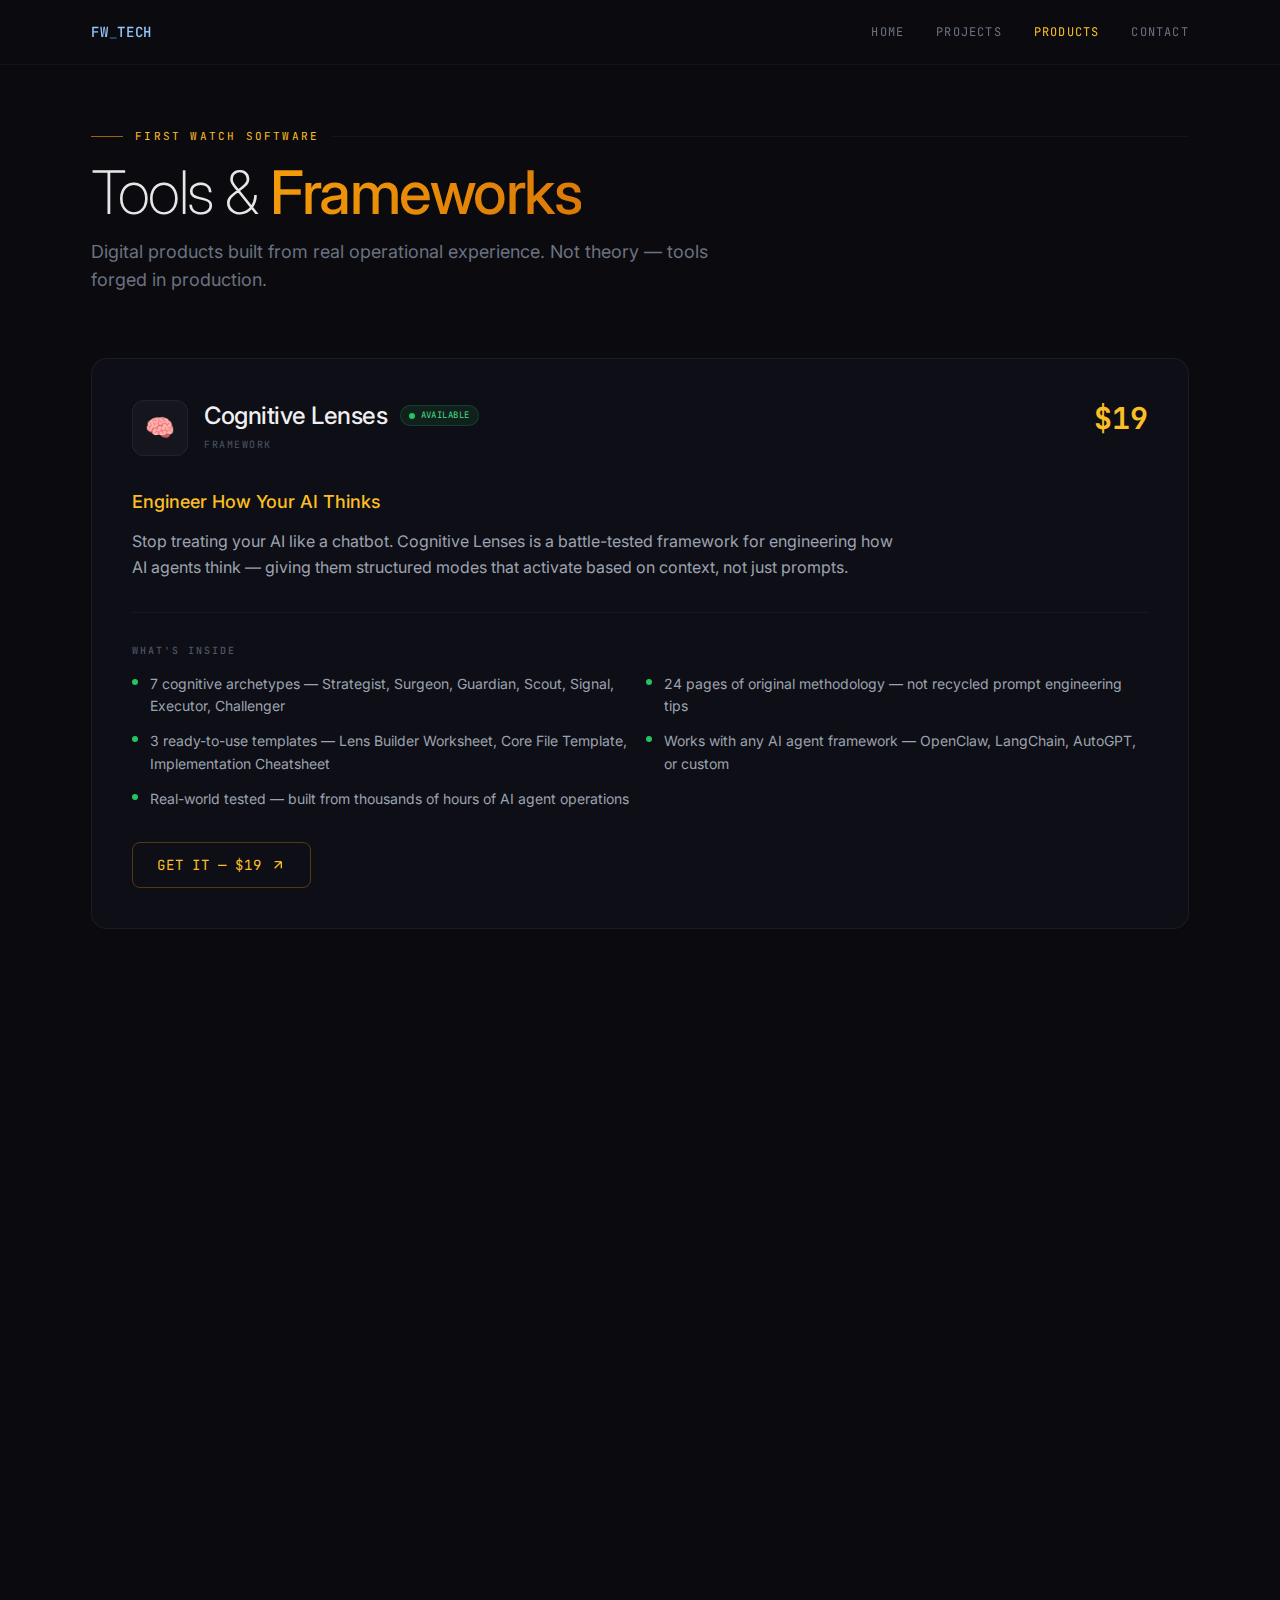
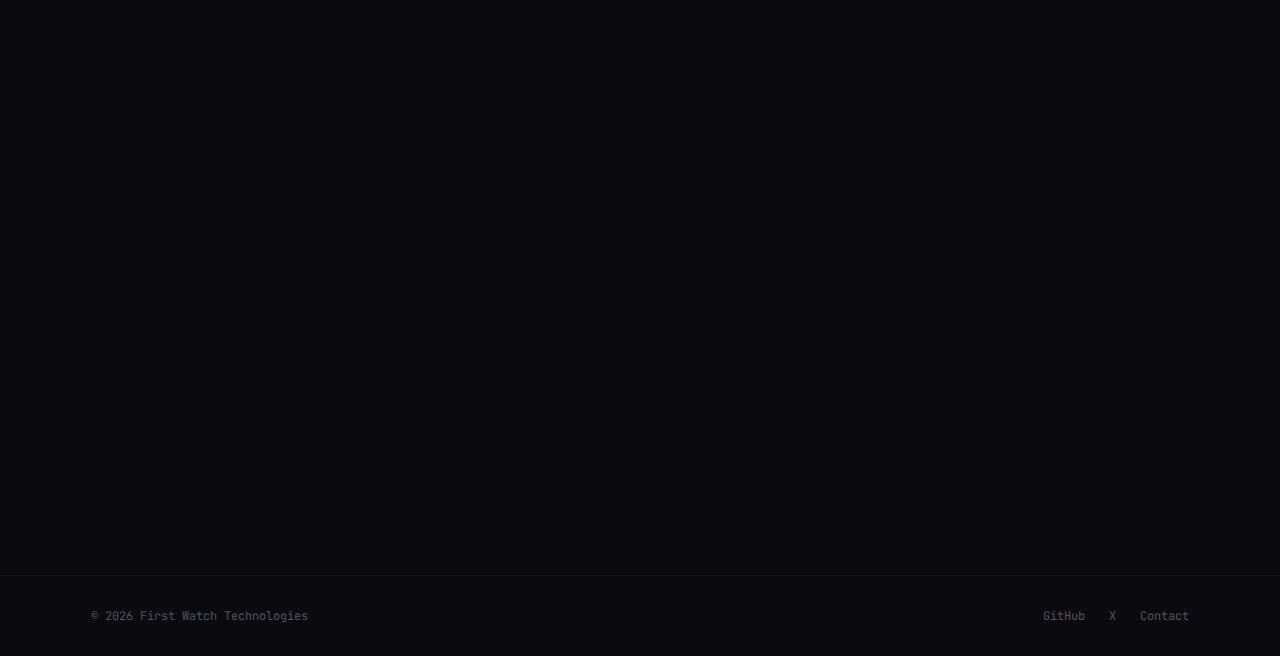
<file: products.html>
<!DOCTYPE html><!--pHyuXJAUAutjQ01emX5yc--><html lang="en"><head><meta charSet="utf-8"/><meta name="viewport" content="width=device-width, initial-scale=1"/><link rel="stylesheet" href="/_next/static/chunks/e9a7d5ef823c434e.css" data-precedence="next"/><link rel="preload" as="script" fetchPriority="low" href="/_next/static/chunks/656b870f0567ed5f.js"/><script src="/_next/static/chunks/e380800c945c344d.js" async=""></script><script src="/_next/static/chunks/0ff423a9fcc0186e.js" async=""></script><script src="/_next/static/chunks/8296bf97416a5ebf.js" async=""></script><script src="/_next/static/chunks/turbopack-27dbcd5847fbbd86.js" async=""></script><script src="/_next/static/chunks/e0a67375af5090bd.js" async=""></script><script src="/_next/static/chunks/247eb132b7f7b574.js" async=""></script><script src="/_next/static/chunks/02807a39ab8e9c6a.js" async=""></script><meta name="theme-color" content="#0a0a0f"/><title>Products | First Watch Software</title><meta name="description" content="Digital tools and frameworks built from real operational experience. AI thinking frameworks, agent dashboards, and intelligence toolkits."/><meta name="author" content="Pablo Navarro"/><meta name="keywords" content="Pablo Navarro,First Watch Technologies,First Watch Robotics,First Watch Software,OwlTicket,PabloTheThinker,Autonomous Systems,SaaS,Robotics"/><meta name="creator" content="Pablo Navarro"/><meta name="robots" content="index, follow"/><meta property="og:title" content="Products | First Watch Software"/><meta property="og:description" content="Digital tools and frameworks built from real operational experience."/><meta property="og:type" content="website"/><meta name="twitter:card" content="summary_large_image"/><meta name="twitter:creator" content="@pablothethinker"/><meta name="twitter:title" content="Products | First Watch Software"/><meta name="twitter:description" content="Digital tools and frameworks built from real operational experience."/><script src="/_next/static/chunks/a6dad97d9634a72d.js" noModule=""></script></head><body class="antialiased"><div hidden=""><!--$--><!--/$--></div><div class="min-h-screen bg-[#0a0a0f]"><nav class="fixed top-0 left-0 right-0 z-50 bg-[#0a0a0f]/90 backdrop-blur-md border-b border-white/[0.04]"><div class="container mx-auto max-w-[1200px] px-6 flex items-center justify-between h-16"><a class="font-mono text-sm font-medium text-blue-300 tracking-wider hover:text-blue-200 transition-colors" href="/">FW<span class="text-blue-400/50">_</span>TECH</a><div class="hidden md:flex items-center gap-8"><a class="font-mono text-xs uppercase tracking-widest text-gray-500 hover:text-blue-300 transition-colors" href="/">Home</a><a class="font-mono text-xs uppercase tracking-widest text-gray-500 hover:text-blue-300 transition-colors" href="/#projects">Projects</a><span class="font-mono text-xs uppercase tracking-widest text-amber-400">Products</span><a class="font-mono text-xs uppercase tracking-widest text-gray-500 hover:text-blue-300 transition-colors" href="/#contact">Contact</a></div></div></nav><section class="pt-32 pb-16 px-6"><div class="container mx-auto max-w-[1200px]"><div class="flex items-center gap-3 mb-4"><div class="w-8 h-px bg-amber-500/60"></div><span class="font-mono text-[11px] uppercase tracking-[0.2em] text-amber-400">First Watch Software</span><div class="flex-1 h-px bg-white/[0.04]"></div></div><h1 class="text-4xl md:text-6xl font-extralight text-white/90 tracking-tight mb-4">Tools &amp; <span class="font-medium" style="background:linear-gradient(135deg, #f59e0b, #d97706);-webkit-background-clip:text;-webkit-text-fill-color:transparent">Frameworks</span></h1><p class="text-gray-500 text-lg max-w-2xl">Digital products built from real operational experience. Not theory — tools forged in production.</p></div></section><section class="pb-24 px-6"><div class="container mx-auto max-w-[1200px] flex flex-col gap-6"><div id="cognitive-lenses" class="relative overflow-hidden rounded-2xl border border-white/[0.06] bg-[#0e0e16] transition-all duration-700 opacity-0 translate-y-12" style="transition-delay:0ms"><div class="h-px bg-gradient-to-r from-transparent from-amber-500/20 to-transparent"></div><div class="p-8 md:p-10"><div class="flex flex-col md:flex-row md:items-start md:justify-between gap-6 mb-8"><div class="flex items-start gap-4"><div class="w-14 h-14 rounded-xl bg-white/[0.03] border border-white/[0.06] flex items-center justify-center text-2xl flex-shrink-0">🧠</div><div><div class="flex items-center gap-3 mb-1"><h2 class="text-2xl font-medium text-white/95">Cognitive Lenses</h2><span class="flex items-center gap-1.5 font-mono text-[9px] uppercase tracking-wider px-2 py-0.5 rounded-full text-green-400 bg-green-500/10 border border-green-500/20"><span class="w-1.5 h-1.5 rounded-full bg-green-500"></span>Available</span></div><p class="font-mono text-[10px] uppercase tracking-[0.15em] text-gray-600">Framework</p></div></div><div class="flex items-center gap-4"><span class="font-mono text-3xl font-bold text-amber-400">$19</span></div></div><p class="text-lg font-medium text-amber-400 mb-3">Engineer How Your AI Thinks</p><p class="text-gray-400 leading-relaxed mb-8 max-w-3xl">Stop treating your AI like a chatbot. Cognitive Lenses is a battle-tested framework for engineering how AI agents think — giving them structured modes that activate based on context, not just prompts.</p><div class="h-px bg-white/[0.04] mb-8"></div><div class="mb-8"><h3 class="font-mono text-[10px] uppercase tracking-[0.2em] text-gray-600 mb-4">What&#x27;s Inside</h3><div class="grid md:grid-cols-2 gap-3"><div class="flex items-start gap-3"><span class="mt-1.5 w-1.5 h-1.5 rounded-full bg-green-500 flex-shrink-0"></span><span class="text-sm text-gray-400 leading-relaxed">7 cognitive archetypes — Strategist, Surgeon, Guardian, Scout, Signal, Executor, Challenger</span></div><div class="flex items-start gap-3"><span class="mt-1.5 w-1.5 h-1.5 rounded-full bg-green-500 flex-shrink-0"></span><span class="text-sm text-gray-400 leading-relaxed">24 pages of original methodology — not recycled prompt engineering tips</span></div><div class="flex items-start gap-3"><span class="mt-1.5 w-1.5 h-1.5 rounded-full bg-green-500 flex-shrink-0"></span><span class="text-sm text-gray-400 leading-relaxed">3 ready-to-use templates — Lens Builder Worksheet, Core File Template, Implementation Cheatsheet</span></div><div class="flex items-start gap-3"><span class="mt-1.5 w-1.5 h-1.5 rounded-full bg-green-500 flex-shrink-0"></span><span class="text-sm text-gray-400 leading-relaxed">Works with any AI agent framework — OpenClaw, LangChain, AutoGPT, or custom</span></div><div class="flex items-start gap-3"><span class="mt-1.5 w-1.5 h-1.5 rounded-full bg-green-500 flex-shrink-0"></span><span class="text-sm text-gray-400 leading-relaxed">Real-world tested — built from thousands of hours of AI agent operations</span></div></div></div><a href="https://thethinkerpablo.gumroad.com/l/cognitive-lenses" target="_blank" rel="noopener noreferrer" class="inline-flex items-center gap-2 px-6 py-3 rounded-lg font-mono text-sm uppercase tracking-wider transition-all duration-300 border border-amber-500/30 text-amber-400 hover:border-amber-500/50 hover:bg-amber-500/10"><span>Get It — $19</span><svg class="w-4 h-4" viewBox="0 0 24 24" fill="none" stroke="currentColor" stroke-width="2"><path d="M7 17L17 7M17 7H7M17 7v10"></path></svg></a></div></div><div id="pulse" class="relative overflow-hidden rounded-2xl border border-white/[0.06] bg-[#0e0e16] transition-all duration-700 opacity-0 translate-y-12" style="transition-delay:150ms"><div class="h-px bg-gradient-to-r from-transparent from-blue-500/20 to-transparent"></div><div class="p-8 md:p-10"><div class="flex flex-col md:flex-row md:items-start md:justify-between gap-6 mb-8"><div class="flex items-start gap-4"><div class="w-14 h-14 rounded-xl bg-white/[0.03] border border-white/[0.06] flex items-center justify-center text-2xl flex-shrink-0">⚡</div><div><div class="flex items-center gap-3 mb-1"><h2 class="text-2xl font-medium text-white/95">Pulse</h2><span class="flex items-center gap-1.5 font-mono text-[9px] uppercase tracking-wider px-2 py-0.5 rounded-full text-green-400 bg-green-500/10 border border-green-500/20"><span class="w-1.5 h-1.5 rounded-full bg-green-500"></span>Available</span></div><p class="font-mono text-[10px] uppercase tracking-[0.15em] text-gray-600">Open Source Tool</p></div></div><div class="flex items-center gap-4"><span class="font-mono text-sm font-bold text-green-400 bg-green-500/10 border border-green-500/20 px-3 py-1.5 rounded-lg">FREE &amp; OPEN SOURCE</span></div></div><p class="text-lg font-medium text-blue-400 mb-3">Real-Time Agent Ops Dashboard</p><p class="text-gray-400 leading-relaxed mb-8 max-w-3xl">Your AI agent is working. But what is it doing? Pulse gives you a real-time ops dashboard showing exactly what your agent is doing — system monitoring, activity feed, WebSocket push. No more guessing.</p><div class="h-px bg-white/[0.04] mb-8"></div><div class="mb-8"><h3 class="font-mono text-[10px] uppercase tracking-[0.2em] text-gray-600 mb-4">What&#x27;s Inside</h3><div class="grid md:grid-cols-2 gap-3"><div class="flex items-start gap-3"><span class="mt-1.5 w-1.5 h-1.5 rounded-full bg-green-500 flex-shrink-0"></span><span class="text-sm text-gray-400 leading-relaxed">Real-time activity stream — see every task as it happens</span></div><div class="flex items-start gap-3"><span class="mt-1.5 w-1.5 h-1.5 rounded-full bg-green-500 flex-shrink-0"></span><span class="text-sm text-gray-400 leading-relaxed">System monitoring — CPU, RAM, disk, GPU, services at a glance</span></div><div class="flex items-start gap-3"><span class="mt-1.5 w-1.5 h-1.5 rounded-full bg-green-500 flex-shrink-0"></span><span class="text-sm text-gray-400 leading-relaxed">WebSocket push — no polling, instant updates with auto-reconnect</span></div><div class="flex items-start gap-3"><span class="mt-1.5 w-1.5 h-1.5 rounded-full bg-green-500 flex-shrink-0"></span><span class="text-sm text-gray-400 leading-relaxed">Cross-platform — works on Linux, macOS, and Windows</span></div><div class="flex items-start gap-3"><span class="mt-1.5 w-1.5 h-1.5 rounded-full bg-green-500 flex-shrink-0"></span><span class="text-sm text-gray-400 leading-relaxed">Zero config — first run auto-generates password, seeds demo data</span></div><div class="flex items-start gap-3"><span class="mt-1.5 w-1.5 h-1.5 rounded-full bg-green-500 flex-shrink-0"></span><span class="text-sm text-gray-400 leading-relaxed">Single file server — under 400 lines, ~20MB memory footprint</span></div></div></div><a href="https://github.com/PabloTheThinker/pulse" target="_blank" rel="noopener noreferrer" class="inline-flex items-center gap-2 px-6 py-3 rounded-lg font-mono text-sm uppercase tracking-wider transition-all duration-300 border border-blue-500/30 text-blue-400 hover:border-blue-500/50 hover:bg-blue-500/10"><span>View on GitHub</span><svg class="w-4 h-4" viewBox="0 0 24 24" fill="none" stroke="currentColor" stroke-width="2"><path d="M7 17L17 7M17 7H7M17 7v10"></path></svg></a></div></div><div id="reddit-toolkit" class="relative overflow-hidden rounded-2xl border border-white/[0.06] bg-[#0e0e16] transition-all duration-700 opacity-0 translate-y-12" style="transition-delay:300ms"><div class="h-px bg-gradient-to-r from-transparent from-purple-500/20 to-transparent"></div><div class="p-8 md:p-10"><div class="flex flex-col md:flex-row md:items-start md:justify-between gap-6 mb-8"><div class="flex items-start gap-4"><div class="w-14 h-14 rounded-xl bg-white/[0.03] border border-white/[0.06] flex items-center justify-center text-2xl flex-shrink-0">🔍</div><div><div class="flex items-center gap-3 mb-1"><h2 class="text-2xl font-medium text-white/95">Reddit Intelligence Toolkit</h2><span class="flex items-center gap-1.5 font-mono text-[9px] uppercase tracking-wider px-2 py-0.5 rounded-full text-amber-400 bg-amber-500/10 border border-amber-500/20"><span class="w-1.5 h-1.5 rounded-full bg-amber-500"></span>Coming Soon</span></div><p class="font-mono text-[10px] uppercase tracking-[0.15em] text-gray-600">Intelligence Tool</p></div></div><div class="flex items-center gap-4"></div></div><p class="text-lg font-medium text-purple-400 mb-3">Mine Reddit Like a Database</p><p class="text-gray-400 leading-relaxed mb-8 max-w-3xl">Reddit is the largest unstructured knowledge base on the internet. This toolkit turns it into a structured database — extract threads, analyze sentiment, surface opportunities, all automated through AI.</p><div class="h-px bg-white/[0.04] mb-8"></div><div class="mb-8"><h3 class="font-mono text-[10px] uppercase tracking-[0.2em] text-gray-600 mb-4">What&#x27;s Inside</h3><div class="grid md:grid-cols-2 gap-3"><div class="flex items-start gap-3"><span class="mt-1.5 w-1.5 h-1.5 rounded-full bg-amber-500 flex-shrink-0"></span><span class="text-sm text-gray-400 leading-relaxed">Full thread extraction — every reply, every level of depth, as structured JSON</span></div><div class="flex items-start gap-3"><span class="mt-1.5 w-1.5 h-1.5 rounded-full bg-amber-500 flex-shrink-0"></span><span class="text-sm text-gray-400 leading-relaxed">AI-powered analysis — sentiment, key insights, opportunity detection</span></div><div class="flex items-start gap-3"><span class="mt-1.5 w-1.5 h-1.5 rounded-full bg-amber-500 flex-shrink-0"></span><span class="text-sm text-gray-400 leading-relaxed">Subreddit monitoring — track topics and get alerts on signals</span></div><div class="flex items-start gap-3"><span class="mt-1.5 w-1.5 h-1.5 rounded-full bg-amber-500 flex-shrink-0"></span><span class="text-sm text-gray-400 leading-relaxed">Export to any format — JSON, CSV, markdown, feed to LLMs</span></div><div class="flex items-start gap-3"><span class="mt-1.5 w-1.5 h-1.5 rounded-full bg-amber-500 flex-shrink-0"></span><span class="text-sm text-gray-400 leading-relaxed">Niche intelligence — find underserved markets and trending topics</span></div></div></div><div class="inline-flex items-center gap-2 px-6 py-3 rounded-lg font-mono text-sm uppercase tracking-wider border border-white/[0.06] text-gray-600 cursor-default">Coming Soon</div></div></div></div></section><footer class="border-t border-white/[0.04] py-8 px-6"><div class="container mx-auto max-w-[1200px] flex flex-col md:flex-row items-center justify-between gap-4"><p class="font-mono text-xs text-gray-600">© 2026 First Watch Technologies</p><div class="flex items-center gap-6"><a href="https://github.com/PabloTheThinker" target="_blank" rel="noopener noreferrer" class="font-mono text-xs text-gray-600 hover:text-blue-400 transition-colors">GitHub</a><a href="https://x.com/PabloTheThinker" target="_blank" rel="noopener noreferrer" class="font-mono text-xs text-gray-600 hover:text-blue-400 transition-colors">X</a><a href="mailto:ops.mocha@proton.me" class="font-mono text-xs text-gray-600 hover:text-blue-400 transition-colors">Contact</a></div></div></footer></div><!--$--><!--/$--><script src="/_next/static/chunks/656b870f0567ed5f.js" id="_R_" async=""></script><script>(self.__next_f=self.__next_f||[]).push([0])</script><script>self.__next_f.push([1,"1:\"$Sreact.fragment\"\n2:I[39756,[\"/_next/static/chunks/e0a67375af5090bd.js\",\"/_next/static/chunks/247eb132b7f7b574.js\"],\"default\"]\n3:I[37457,[\"/_next/static/chunks/e0a67375af5090bd.js\",\"/_next/static/chunks/247eb132b7f7b574.js\"],\"default\"]\n4:I[84898,[\"/_next/static/chunks/02807a39ab8e9c6a.js\"],\"default\"]\n5:I[97367,[\"/_next/static/chunks/e0a67375af5090bd.js\",\"/_next/static/chunks/247eb132b7f7b574.js\"],\"OutletBoundary\"]\n6:\"$Sreact.suspense\"\n8:I[97367,[\"/_next/static/chunks/e0a67375af5090bd.js\",\"/_next/static/chunks/247eb132b7f7b574.js\"],\"ViewportBoundary\"]\na:I[97367,[\"/_next/static/chunks/e0a67375af5090bd.js\",\"/_next/static/chunks/247eb132b7f7b574.js\"],\"MetadataBoundary\"]\nc:I[53348,[\"/_next/static/chunks/e0a67375af5090bd.js\",\"/_next/static/chunks/247eb132b7f7b574.js\"],\"default\"]\n:HL[\"/_next/static/chunks/e9a7d5ef823c434e.css\",\"style\"]\n"])</script><script>self.__next_f.push([1,"0:{\"P\":null,\"b\":\"pHyuXJAUAutjQ01emX5yc\",\"c\":[\"\",\"products\"],\"q\":\"\",\"i\":false,\"f\":[[[\"\",{\"children\":[\"products\",{\"children\":[\"__PAGE__\",{}]}]},\"$undefined\",\"$undefined\",true],[[\"$\",\"$1\",\"c\",{\"children\":[[[\"$\",\"link\",\"0\",{\"rel\":\"stylesheet\",\"href\":\"/_next/static/chunks/e9a7d5ef823c434e.css\",\"precedence\":\"next\",\"crossOrigin\":\"$undefined\",\"nonce\":\"$undefined\"}]],[\"$\",\"html\",null,{\"lang\":\"en\",\"children\":[\"$\",\"body\",null,{\"className\":\"antialiased\",\"children\":[\"$\",\"$L2\",null,{\"parallelRouterKey\":\"children\",\"error\":\"$undefined\",\"errorStyles\":\"$undefined\",\"errorScripts\":\"$undefined\",\"template\":[\"$\",\"$L3\",null,{}],\"templateStyles\":\"$undefined\",\"templateScripts\":\"$undefined\",\"notFound\":[[[\"$\",\"title\",null,{\"children\":\"404: This page could not be found.\"}],[\"$\",\"div\",null,{\"style\":{\"fontFamily\":\"system-ui,\\\"Segoe UI\\\",Roboto,Helvetica,Arial,sans-serif,\\\"Apple Color Emoji\\\",\\\"Segoe UI Emoji\\\"\",\"height\":\"100vh\",\"textAlign\":\"center\",\"display\":\"flex\",\"flexDirection\":\"column\",\"alignItems\":\"center\",\"justifyContent\":\"center\"},\"children\":[\"$\",\"div\",null,{\"children\":[[\"$\",\"style\",null,{\"dangerouslySetInnerHTML\":{\"__html\":\"body{color:#000;background:#fff;margin:0}.next-error-h1{border-right:1px solid rgba(0,0,0,.3)}@media (prefers-color-scheme:dark){body{color:#fff;background:#000}.next-error-h1{border-right:1px solid rgba(255,255,255,.3)}}\"}}],[\"$\",\"h1\",null,{\"className\":\"next-error-h1\",\"style\":{\"display\":\"inline-block\",\"margin\":\"0 20px 0 0\",\"padding\":\"0 23px 0 0\",\"fontSize\":24,\"fontWeight\":500,\"verticalAlign\":\"top\",\"lineHeight\":\"49px\"},\"children\":404}],[\"$\",\"div\",null,{\"style\":{\"display\":\"inline-block\"},\"children\":[\"$\",\"h2\",null,{\"style\":{\"fontSize\":14,\"fontWeight\":400,\"lineHeight\":\"49px\",\"margin\":0},\"children\":\"This page could not be found.\"}]}]]}]}]],[]],\"forbidden\":\"$undefined\",\"unauthorized\":\"$undefined\"}]}]}]]}],{\"children\":[[\"$\",\"$1\",\"c\",{\"children\":[null,[\"$\",\"$L2\",null,{\"parallelRouterKey\":\"children\",\"error\":\"$undefined\",\"errorStyles\":\"$undefined\",\"errorScripts\":\"$undefined\",\"template\":[\"$\",\"$L3\",null,{}],\"templateStyles\":\"$undefined\",\"templateScripts\":\"$undefined\",\"notFound\":\"$undefined\",\"forbidden\":\"$undefined\",\"unauthorized\":\"$undefined\"}]]}],{\"children\":[[\"$\",\"$1\",\"c\",{\"children\":[[\"$\",\"$L4\",null,{}],[[\"$\",\"script\",\"script-0\",{\"src\":\"/_next/static/chunks/02807a39ab8e9c6a.js\",\"async\":true,\"nonce\":\"$undefined\"}]],[\"$\",\"$L5\",null,{\"children\":[\"$\",\"$6\",null,{\"name\":\"Next.MetadataOutlet\",\"children\":\"$@7\"}]}]]}],{},null,false,false]},null,false,false]},null,false,false],[\"$\",\"$1\",\"h\",{\"children\":[null,[\"$\",\"$L8\",null,{\"children\":\"$@9\"}],[\"$\",\"div\",null,{\"hidden\":true,\"children\":[\"$\",\"$La\",null,{\"children\":[\"$\",\"$6\",null,{\"name\":\"Next.Metadata\",\"children\":\"$@b\"}]}]}],null]}],false]],\"m\":\"$undefined\",\"G\":[\"$c\",[]],\"S\":true}\n"])</script><script>self.__next_f.push([1,"9:[[\"$\",\"meta\",\"0\",{\"charSet\":\"utf-8\"}],[\"$\",\"meta\",\"1\",{\"name\":\"viewport\",\"content\":\"width=device-width, initial-scale=1\"}],[\"$\",\"meta\",\"2\",{\"name\":\"theme-color\",\"content\":\"#0a0a0f\"}]]\n"])</script><script>self.__next_f.push([1,"b:[[\"$\",\"title\",\"0\",{\"children\":\"Products | First Watch Software\"}],[\"$\",\"meta\",\"1\",{\"name\":\"description\",\"content\":\"Digital tools and frameworks built from real operational experience. AI thinking frameworks, agent dashboards, and intelligence toolkits.\"}],[\"$\",\"meta\",\"2\",{\"name\":\"author\",\"content\":\"Pablo Navarro\"}],[\"$\",\"meta\",\"3\",{\"name\":\"keywords\",\"content\":\"Pablo Navarro,First Watch Technologies,First Watch Robotics,First Watch Software,OwlTicket,PabloTheThinker,Autonomous Systems,SaaS,Robotics\"}],[\"$\",\"meta\",\"4\",{\"name\":\"creator\",\"content\":\"Pablo Navarro\"}],[\"$\",\"meta\",\"5\",{\"name\":\"robots\",\"content\":\"index, follow\"}],[\"$\",\"meta\",\"6\",{\"property\":\"og:title\",\"content\":\"Products | First Watch Software\"}],[\"$\",\"meta\",\"7\",{\"property\":\"og:description\",\"content\":\"Digital tools and frameworks built from real operational experience.\"}],[\"$\",\"meta\",\"8\",{\"property\":\"og:type\",\"content\":\"website\"}],[\"$\",\"meta\",\"9\",{\"name\":\"twitter:card\",\"content\":\"summary_large_image\"}],[\"$\",\"meta\",\"10\",{\"name\":\"twitter:creator\",\"content\":\"@pablothethinker\"}],[\"$\",\"meta\",\"11\",{\"name\":\"twitter:title\",\"content\":\"Products | First Watch Software\"}],[\"$\",\"meta\",\"12\",{\"name\":\"twitter:description\",\"content\":\"Digital tools and frameworks built from real operational experience.\"}]]\n7:null\n"])</script></body></html>
</file>
<file: _next/static/chunks/e9a7d5ef823c434e.css>
@import "https://fonts.googleapis.com/css2?family=Inter:wght@300;400;500;600;700&family=JetBrains+Mono:wght@300;400;500;600&display=swap";
*,:before,:after,::backdrop{--tw-border-spacing-x:0;--tw-border-spacing-y:0;--tw-translate-x:0;--tw-translate-y:0;--tw-rotate:0;--tw-skew-x:0;--tw-skew-y:0;--tw-scale-x:1;--tw-scale-y:1;--tw-pan-x: ;--tw-pan-y: ;--tw-pinch-zoom: ;--tw-scroll-snap-strictness:proximity;--tw-gradient-from-position: ;--tw-gradient-via-position: ;--tw-gradient-to-position: ;--tw-ordinal: ;--tw-slashed-zero: ;--tw-numeric-figure: ;--tw-numeric-spacing: ;--tw-numeric-fraction: ;--tw-ring-inset: ;--tw-ring-offset-width:0px;--tw-ring-offset-color:#fff;--tw-ring-color:#3b82f680;--tw-ring-offset-shadow:0 0 #0000;--tw-ring-shadow:0 0 #0000;--tw-shadow:0 0 #0000;--tw-shadow-colored:0 0 #0000;--tw-blur: ;--tw-brightness: ;--tw-contrast: ;--tw-grayscale: ;--tw-hue-rotate: ;--tw-invert: ;--tw-saturate: ;--tw-sepia: ;--tw-drop-shadow: ;--tw-backdrop-blur: ;--tw-backdrop-brightness: ;--tw-backdrop-contrast: ;--tw-backdrop-grayscale: ;--tw-backdrop-hue-rotate: ;--tw-backdrop-invert: ;--tw-backdrop-opacity: ;--tw-backdrop-saturate: ;--tw-backdrop-sepia: ;--tw-contain-size: ;--tw-contain-layout: ;--tw-contain-paint: ;--tw-contain-style: }*,:before,:after{box-sizing:border-box;border:0 solid #e5e7eb}:before,:after{--tw-content:""}html,:host{-webkit-text-size-adjust:100%;tab-size:4;font-feature-settings:normal;font-variation-settings:normal;-webkit-tap-highlight-color:transparent;font-family:Inter,system-ui,-apple-system,sans-serif;line-height:1.5}body{line-height:inherit;margin:0}hr{height:0;color:inherit;border-top-width:1px}abbr:where([title]){-webkit-text-decoration:underline dotted;text-decoration:underline dotted}h1,h2,h3,h4,h5,h6{font-size:inherit;font-weight:inherit}a{color:inherit;-webkit-text-decoration:inherit;text-decoration:inherit}b,strong{font-weight:bolder}code,kbd,samp,pre{font-feature-settings:normal;font-variation-settings:normal;font-family:JetBrains Mono,Fira Code,monospace;font-size:1em}small{font-size:80%}sub,sup{vertical-align:baseline;font-size:75%;line-height:0;position:relative}sub{bottom:-.25em}sup{top:-.5em}table{text-indent:0;border-color:inherit;border-collapse:collapse}button,input,optgroup,select,textarea{font-feature-settings:inherit;font-variation-settings:inherit;font-family:inherit;font-size:100%;font-weight:inherit;line-height:inherit;letter-spacing:inherit;color:inherit;margin:0;padding:0}button,select{text-transform:none}button,input:where([type=button]),input:where([type=reset]),input:where([type=submit]){-webkit-appearance:button;background-color:#0000;background-image:none}:-moz-focusring{outline:auto}:-moz-ui-invalid{box-shadow:none}progress{vertical-align:baseline}::-webkit-inner-spin-button{height:auto}::-webkit-outer-spin-button{height:auto}[type=search]{-webkit-appearance:textfield;outline-offset:-2px}::-webkit-search-decoration{-webkit-appearance:none}::-webkit-file-upload-button{-webkit-appearance:button;font:inherit}summary{display:list-item}blockquote,dl,dd,h1,h2,h3,h4,h5,h6,hr,figure,p,pre{margin:0}fieldset{margin:0;padding:0}legend{padding:0}ol,ul,menu{margin:0;padding:0;list-style:none}dialog{padding:0}textarea{resize:vertical}input::-moz-placeholder{opacity:1;color:#9ca3af}textarea::-moz-placeholder{opacity:1;color:#9ca3af}input::placeholder,textarea::placeholder{opacity:1;color:#9ca3af}button,[role=button]{cursor:pointer}:disabled{cursor:default}img,svg,video,canvas,audio,iframe,embed,object{vertical-align:middle;display:block}img,video{max-width:100%;height:auto}[hidden]:where(:not([hidden=until-found])){display:none}.container{width:100%}@media (min-width:640px){.container{max-width:640px}}@media (min-width:768px){.container{max-width:768px}}@media (min-width:1024px){.container{max-width:1024px}}@media (min-width:1280px){.container{max-width:1280px}}@media (min-width:1536px){.container{max-width:1536px}}.pointer-events-none{pointer-events:none}.visible{visibility:visible}.fixed{position:fixed}.absolute{position:absolute}.relative{position:relative}.-inset-2{inset:-.5rem}.-inset-4{inset:-1rem}.inset-0{inset:0}.-bottom-1{bottom:-.25rem}.bottom-0{bottom:0}.bottom-16{bottom:4rem}.bottom-2{bottom:.5rem}.bottom-3{bottom:.75rem}.bottom-8{bottom:2rem}.left-0{left:0}.left-1\/2{left:50%}.left-2{left:.5rem}.left-3{left:.75rem}.right-0{right:0}.right-2{right:.5rem}.right-3{right:.75rem}.top-0{top:0}.top-2{top:.5rem}.top-3{top:.75rem}.-z-10{z-index:-10}.z-10{z-index:10}.z-50{z-index:50}.mx-auto{margin-left:auto;margin-right:auto}.-mt-2{margin-top:-.5rem}.mb-0\.5{margin-bottom:.125rem}.mb-1{margin-bottom:.25rem}.mb-10{margin-bottom:2.5rem}.mb-16{margin-bottom:4rem}.mb-2{margin-bottom:.5rem}.mb-3{margin-bottom:.75rem}.mb-4{margin-bottom:1rem}.mb-5{margin-bottom:1.25rem}.mb-6{margin-bottom:1.5rem}.mb-8{margin-bottom:2rem}.ml-auto{margin-left:auto}.mt-1\.5{margin-top:.375rem}.mt-10{margin-top:2.5rem}.mt-4{margin-top:1rem}.mt-8{margin-top:2rem}.block{display:block}.flex{display:flex}.inline-flex{display:inline-flex}.grid{display:grid}.hidden{display:none}.h-0{height:0}.h-1\.5{height:.375rem}.h-10{height:2.5rem}.h-11{height:2.75rem}.h-14{height:3.5rem}.h-16{height:4rem}.h-2{height:.5rem}.h-3{height:.75rem}.h-3\.5{height:.875rem}.h-4{height:1rem}.h-6{height:1.5rem}.h-8{height:2rem}.h-80{height:20rem}.h-\[400px\]{height:400px}.h-\[900px\]{height:900px}.h-full{height:100%}.h-px{height:1px}.min-h-screen{min-height:100vh}.w-0{width:0}.w-1\.5{width:.375rem}.w-10{width:2.5rem}.w-11{width:2.75rem}.w-14{width:3.5rem}.w-16{width:4rem}.w-2{width:.5rem}.w-3{width:.75rem}.w-3\.5{width:.875rem}.w-4{width:1rem}.w-6{width:1.5rem}.w-72{width:18rem}.w-8{width:2rem}.w-\[400px\]{width:400px}.w-\[900px\]{width:900px}.w-full{width:100%}.w-px{width:1px}.min-w-0{min-width:0}.max-w-2xl{max-width:42rem}.max-w-3xl{max-width:48rem}.max-w-\[1200px\]{max-width:1200px}.max-w-lg{max-width:32rem}.max-w-xl{max-width:36rem}.flex-1{flex:1}.flex-shrink-0,.shrink-0{flex-shrink:0}.-translate-x-1\/2{--tw-translate-x:-50%;transform:translate(var(--tw-translate-x),var(--tw-translate-y))rotate(var(--tw-rotate))skewX(var(--tw-skew-x))skewY(var(--tw-skew-y))scaleX(var(--tw-scale-x))scaleY(var(--tw-scale-y))}.-translate-x-\[4\.5px\]{--tw-translate-x:-4.5px;transform:translate(var(--tw-translate-x),var(--tw-translate-y))rotate(var(--tw-rotate))skewX(var(--tw-skew-x))skewY(var(--tw-skew-y))scaleX(var(--tw-scale-x))scaleY(var(--tw-scale-y))}.translate-x-\[-100\%\]{--tw-translate-x:-100%;transform:translate(var(--tw-translate-x),var(--tw-translate-y))rotate(var(--tw-rotate))skewX(var(--tw-skew-x))skewY(var(--tw-skew-y))scaleX(var(--tw-scale-x))scaleY(var(--tw-scale-y))}.translate-y-0{--tw-translate-y:0px;transform:translate(var(--tw-translate-x),var(--tw-translate-y))rotate(var(--tw-rotate))skewX(var(--tw-skew-x))skewY(var(--tw-skew-y))scaleX(var(--tw-scale-x))scaleY(var(--tw-scale-y))}.translate-y-12{--tw-translate-y:3rem;transform:translate(var(--tw-translate-x),var(--tw-translate-y))rotate(var(--tw-rotate))skewX(var(--tw-skew-x))skewY(var(--tw-skew-y))scaleX(var(--tw-scale-x))scaleY(var(--tw-scale-y))}.translate-y-4{--tw-translate-y:1rem;transform:translate(var(--tw-translate-x),var(--tw-translate-y))rotate(var(--tw-rotate))skewX(var(--tw-skew-x))skewY(var(--tw-skew-y))scaleX(var(--tw-scale-x))scaleY(var(--tw-scale-y))}.translate-y-6{--tw-translate-y:1.5rem;transform:translate(var(--tw-translate-x),var(--tw-translate-y))rotate(var(--tw-rotate))skewX(var(--tw-skew-x))skewY(var(--tw-skew-y))scaleX(var(--tw-scale-x))scaleY(var(--tw-scale-y))}.translate-y-8{--tw-translate-y:2rem;transform:translate(var(--tw-translate-x),var(--tw-translate-y))rotate(var(--tw-rotate))skewX(var(--tw-skew-x))skewY(var(--tw-skew-y))scaleX(var(--tw-scale-x))scaleY(var(--tw-scale-y))}.scale-100{--tw-scale-x:1;--tw-scale-y:1;transform:translate(var(--tw-translate-x),var(--tw-translate-y))rotate(var(--tw-rotate))skewX(var(--tw-skew-x))skewY(var(--tw-skew-y))scaleX(var(--tw-scale-x))scaleY(var(--tw-scale-y))}.scale-105{--tw-scale-x:1.05;--tw-scale-y:1.05;transform:translate(var(--tw-translate-x),var(--tw-translate-y))rotate(var(--tw-rotate))skewX(var(--tw-skew-x))skewY(var(--tw-skew-y))scaleX(var(--tw-scale-x))scaleY(var(--tw-scale-y))}.scale-75{--tw-scale-x:.75;--tw-scale-y:.75;transform:translate(var(--tw-translate-x),var(--tw-translate-y))rotate(var(--tw-rotate))skewX(var(--tw-skew-x))skewY(var(--tw-skew-y))scaleX(var(--tw-scale-x))scaleY(var(--tw-scale-y))}.scale-\[0\.98\]{--tw-scale-x:.98;--tw-scale-y:.98;transform:translate(var(--tw-translate-x),var(--tw-translate-y))rotate(var(--tw-rotate))skewX(var(--tw-skew-x))skewY(var(--tw-skew-y))scaleX(var(--tw-scale-x))scaleY(var(--tw-scale-y))}.transform{transform:translate(var(--tw-translate-x),var(--tw-translate-y))rotate(var(--tw-rotate))skewX(var(--tw-skew-x))skewY(var(--tw-skew-y))scaleX(var(--tw-scale-x))scaleY(var(--tw-scale-y))}@keyframes pulse{50%{opacity:.5}}.animate-pulse{animation:2s cubic-bezier(.4,0,.6,1) infinite pulse}.cursor-default{cursor:default}.resize{resize:both}.grid-cols-1{grid-template-columns:repeat(1,minmax(0,1fr))}.flex-col{flex-direction:column}.flex-wrap{flex-wrap:wrap}.items-start{align-items:flex-start}.items-end{align-items:flex-end}.items-center{align-items:center}.justify-center{justify-content:center}.justify-between{justify-content:space-between}.gap-1{gap:.25rem}.gap-1\.5{gap:.375rem}.gap-12{gap:3rem}.gap-2{gap:.5rem}.gap-3{gap:.75rem}.gap-4{gap:1rem}.gap-5{gap:1.25rem}.gap-6{gap:1.5rem}.gap-8{gap:2rem}.space-y-3>:not([hidden])~:not([hidden]){--tw-space-y-reverse:0;margin-top:calc(.75rem*calc(1 - var(--tw-space-y-reverse)));margin-bottom:calc(.75rem*var(--tw-space-y-reverse))}.space-y-5>:not([hidden])~:not([hidden]){--tw-space-y-reverse:0;margin-top:calc(1.25rem*calc(1 - var(--tw-space-y-reverse)));margin-bottom:calc(1.25rem*var(--tw-space-y-reverse))}.overflow-hidden{overflow:hidden}.rounded-2xl{border-radius:1rem}.rounded-3xl{border-radius:1.5rem}.rounded-full{border-radius:9999px}.rounded-lg{border-radius:.5rem}.rounded-md{border-radius:.375rem}.rounded-xl{border-radius:.75rem}.border{border-width:1px}.border-b{border-bottom-width:1px}.border-b-2{border-bottom-width:2px}.border-l{border-left-width:1px}.border-l-2{border-left-width:2px}.border-r{border-right-width:1px}.border-r-2{border-right-width:2px}.border-t{border-top-width:1px}.border-t-2{border-top-width:2px}.border-amber-500\/20{border-color:#f59e0b33}.border-amber-500\/30{border-color:#f59e0b4d}.border-blue-500\/15{border-color:#3b82f626}.border-blue-500\/20{border-color:#3b82f633}.border-blue-500\/25{border-color:#3b82f640}.border-blue-500\/30{border-color:#3b82f64d}.border-blue-500\/40{border-color:#3b82f666}.border-green-500\/20{border-color:#22c55e33}.border-orange-500\/15{border-color:#f9731626}.border-purple-500\/30{border-color:#a855f74d}.border-white\/10{border-color:#ffffff1a}.border-white\/5{border-color:#ffffff0d}.border-white\/\[0\.04\]{border-color:#ffffff0a}.border-white\/\[0\.05\]{border-color:#ffffff0d}.border-white\/\[0\.06\]{border-color:#ffffff0f}.border-white\/\[0\.08\]{border-color:#ffffff14}.bg-\[\#0a0a0f\]{--tw-bg-opacity:1;background-color:rgb(10 10 15/var(--tw-bg-opacity,1))}.bg-\[\#0a0a0f\]\/70{background-color:#0a0a0fb3}.bg-\[\#0a0a0f\]\/90{background-color:#0a0a0fe6}.bg-\[\#0c0c18\]\/80{background-color:#0c0c18cc}.bg-\[\#0e0e16\]{--tw-bg-opacity:1;background-color:rgb(14 14 22/var(--tw-bg-opacity,1))}.bg-\[\#111118\]\/80{background-color:#111118cc}.bg-\[\#28c840\]{--tw-bg-opacity:1;background-color:rgb(40 200 64/var(--tw-bg-opacity,1))}.bg-\[\#febc2e\]{--tw-bg-opacity:1;background-color:rgb(254 188 46/var(--tw-bg-opacity,1))}.bg-\[\#ff5f57\]{--tw-bg-opacity:1;background-color:rgb(255 95 87/var(--tw-bg-opacity,1))}.bg-amber-500{--tw-bg-opacity:1;background-color:rgb(245 158 11/var(--tw-bg-opacity,1))}.bg-amber-500\/10{background-color:#f59e0b1a}.bg-amber-500\/60{background-color:#f59e0b99}.bg-blue-500{--tw-bg-opacity:1;background-color:rgb(59 130 246/var(--tw-bg-opacity,1))}.bg-blue-500\/10{background-color:#3b82f61a}.bg-blue-500\/30{background-color:#3b82f64d}.bg-blue-500\/40{background-color:#3b82f666}.bg-blue-500\/5{background-color:#3b82f60d}.bg-blue-500\/50{background-color:#3b82f680}.bg-blue-500\/60{background-color:#3b82f699}.bg-blue-500\/\[0\.04\]{background-color:#3b82f60a}.bg-blue-600{--tw-bg-opacity:1;background-color:rgb(37 99 235/var(--tw-bg-opacity,1))}.bg-blue-600\/5{background-color:#2563eb0d}.bg-green-500{--tw-bg-opacity:1;background-color:rgb(34 197 94/var(--tw-bg-opacity,1))}.bg-green-500\/10{background-color:#22c55e1a}.bg-orange-500\/10{background-color:#f973161a}.bg-transparent{background-color:#0000}.bg-white\/\[0\.02\]{background-color:#ffffff05}.bg-white\/\[0\.03\]{background-color:#ffffff08}.bg-white\/\[0\.04\]{background-color:#ffffff0a}.bg-\[repeating-linear-gradient\(0deg\,transparent\,transparent_2px\,rgba\(37\,99\,235\,0\.01\)_2px\,rgba\(37\,99\,235\,0\.01\)_4px\)\]{background-image:repeating-linear-gradient(0deg,#0000,#0000 2px,#2563eb03 2px 4px)}.bg-\[repeating-linear-gradient\(0deg\,transparent\,transparent_2px\,rgba\(37\,99\,235\,0\.015\)_2px\,rgba\(37\,99\,235\,0\.015\)_4px\)\]{background-image:repeating-linear-gradient(0deg,#0000,#0000 2px,#2563eb04 2px 4px)}.bg-\[repeating-linear-gradient\(0deg\,transparent\,transparent_2px\,rgba\(37\,99\,235\,0\.03\)_2px\,rgba\(37\,99\,235\,0\.03\)_4px\)\]{background-image:repeating-linear-gradient(0deg,#0000,#0000 2px,#2563eb08 2px 4px)}.bg-gradient-to-b{background-image:linear-gradient(to bottom,var(--tw-gradient-stops))}.bg-gradient-to-br{background-image:linear-gradient(to bottom right,var(--tw-gradient-stops))}.bg-gradient-to-r{background-image:linear-gradient(to right,var(--tw-gradient-stops))}.bg-gradient-to-t{background-image:linear-gradient(to top,var(--tw-gradient-stops))}.from-\[\#0a0a14\]{--tw-gradient-from:#0a0a14 var(--tw-gradient-from-position);--tw-gradient-to:#0a0a1400 var(--tw-gradient-to-position);--tw-gradient-stops:var(--tw-gradient-from),var(--tw-gradient-to)}.from-\[\#111120\]\/90{--tw-gradient-from:#111120e6 var(--tw-gradient-from-position);--tw-gradient-to:#11112000 var(--tw-gradient-to-position);--tw-gradient-stops:var(--tw-gradient-from),var(--tw-gradient-to)}.from-amber-500\/20{--tw-gradient-from:#f59e0b33 var(--tw-gradient-from-position);--tw-gradient-to:#f59e0b00 var(--tw-gradient-to-position);--tw-gradient-stops:var(--tw-gradient-from),var(--tw-gradient-to)}.from-amber-500\/\[0\.03\]{--tw-gradient-from:#f59e0b08 var(--tw-gradient-from-position);--tw-gradient-to:#f59e0b00 var(--tw-gradient-to-position);--tw-gradient-stops:var(--tw-gradient-from),var(--tw-gradient-to)}.from-blue-500\/0{--tw-gradient-from:#3b82f600 var(--tw-gradient-from-position);--tw-gradient-to:#3b82f600 var(--tw-gradient-to-position);--tw-gradient-stops:var(--tw-gradient-from),var(--tw-gradient-to)}.from-blue-500\/20{--tw-gradient-from:#3b82f633 var(--tw-gradient-from-position);--tw-gradient-to:#3b82f600 var(--tw-gradient-to-position);--tw-gradient-stops:var(--tw-gradient-from),var(--tw-gradient-to)}.from-blue-500\/40{--tw-gradient-from:#3b82f666 var(--tw-gradient-from-position);--tw-gradient-to:#3b82f600 var(--tw-gradient-to-position);--tw-gradient-stops:var(--tw-gradient-from),var(--tw-gradient-to)}.from-blue-500\/\[0\.02\]{--tw-gradient-from:#3b82f605 var(--tw-gradient-from-position);--tw-gradient-to:#3b82f600 var(--tw-gradient-to-position);--tw-gradient-stops:var(--tw-gradient-from),var(--tw-gradient-to)}.from-blue-500\/\[0\.03\]{--tw-gradient-from:#3b82f608 var(--tw-gradient-from-position);--tw-gradient-to:#3b82f600 var(--tw-gradient-to-position);--tw-gradient-stops:var(--tw-gradient-from),var(--tw-gradient-to)}.from-blue-500\/\[0\.04\]{--tw-gradient-from:#3b82f60a var(--tw-gradient-from-position);--tw-gradient-to:#3b82f600 var(--tw-gradient-to-position);--tw-gradient-stops:var(--tw-gradient-from),var(--tw-gradient-to)}.from-orange-500\/\[0\.02\]{--tw-gradient-from:#f9731605 var(--tw-gradient-from-position);--tw-gradient-to:#f9731600 var(--tw-gradient-to-position);--tw-gradient-stops:var(--tw-gradient-from),var(--tw-gradient-to)}.from-purple-500\/20{--tw-gradient-from:#a855f733 var(--tw-gradient-from-position);--tw-gradient-to:#a855f700 var(--tw-gradient-to-position);--tw-gradient-stops:var(--tw-gradient-from),var(--tw-gradient-to)}.from-transparent{--tw-gradient-from:transparent var(--tw-gradient-from-position);--tw-gradient-to:#0000 var(--tw-gradient-to-position);--tw-gradient-stops:var(--tw-gradient-from),var(--tw-gradient-to)}.via-\[\#111118\]\/80{--tw-gradient-to:#11111800 var(--tw-gradient-to-position);--tw-gradient-stops:var(--tw-gradient-from),#111118cc var(--tw-gradient-via-position),var(--tw-gradient-to)}.via-amber-500\/20{--tw-gradient-to:#f59e0b00 var(--tw-gradient-to-position);--tw-gradient-stops:var(--tw-gradient-from),#f59e0b33 var(--tw-gradient-via-position),var(--tw-gradient-to)}.via-blue-500\/20{--tw-gradient-to:#3b82f600 var(--tw-gradient-to-position);--tw-gradient-stops:var(--tw-gradient-from),#3b82f633 var(--tw-gradient-via-position),var(--tw-gradient-to)}.via-blue-500\/\[0\.03\]{--tw-gradient-to:#3b82f600 var(--tw-gradient-to-position);--tw-gradient-stops:var(--tw-gradient-from),#3b82f608 var(--tw-gradient-via-position),var(--tw-gradient-to)}.via-transparent{--tw-gradient-to:#0000 var(--tw-gradient-to-position);--tw-gradient-stops:var(--tw-gradient-from),transparent var(--tw-gradient-via-position),var(--tw-gradient-to)}.to-\[\#0a0a14\]\/90{--tw-gradient-to:#0a0a14e6 var(--tw-gradient-to-position)}.to-blue-500\/0{--tw-gradient-to:#3b82f600 var(--tw-gradient-to-position)}.to-cyan-600\/5{--tw-gradient-to:#0891b20d var(--tw-gradient-to-position)}.to-orange-600\/5{--tw-gradient-to:#ea580c0d var(--tw-gradient-to-position)}.to-transparent{--tw-gradient-to:transparent var(--tw-gradient-to-position)}.to-violet-600\/5{--tw-gradient-to:#7c3aed0d var(--tw-gradient-to-position)}.object-cover{-o-object-fit:cover;object-fit:cover}.object-top{-o-object-position:top;object-position:top}.p-10{padding:2.5rem}.p-4{padding:1rem}.p-5{padding:1.25rem}.p-6{padding:1.5rem}.p-8{padding:2rem}.px-2{padding-left:.5rem;padding-right:.5rem}.px-2\.5{padding-left:.625rem;padding-right:.625rem}.px-3{padding-left:.75rem;padding-right:.75rem}.px-6{padding-left:1.5rem;padding-right:1.5rem}.px-8{padding-left:2rem;padding-right:2rem}.py-0\.5{padding-top:.125rem;padding-bottom:.125rem}.py-1{padding-top:.25rem;padding-bottom:.25rem}.py-1\.5{padding-top:.375rem;padding-bottom:.375rem}.py-3{padding-top:.75rem;padding-bottom:.75rem}.py-3\.5{padding-top:.875rem;padding-bottom:.875rem}.py-4{padding-top:1rem;padding-bottom:1rem}.py-8{padding-top:2rem;padding-bottom:2rem}.pb-16{padding-bottom:4rem}.pb-24{padding-bottom:6rem}.pb-3{padding-bottom:.75rem}.pl-6{padding-left:1.5rem}.pt-32{padding-top:8rem}.text-center{text-align:center}.font-mono{font-family:JetBrains Mono,Fira Code,monospace}.text-2xl{font-size:1.5rem;line-height:2rem}.text-3xl{font-size:1.875rem;line-height:2.25rem}.text-4xl{font-size:2.25rem;line-height:2.5rem}.text-6xl{font-size:3.75rem;line-height:1}.text-\[10px\]{font-size:10px}.text-\[11px\]{font-size:11px}.text-\[15px\]{font-size:15px}.text-\[8px\]{font-size:8px}.text-\[9px\]{font-size:9px}.text-lg{font-size:1.125rem;line-height:1.75rem}.text-sm{font-size:.875rem;line-height:1.25rem}.text-xl{font-size:1.25rem;line-height:1.75rem}.text-xs{font-size:.75rem;line-height:1rem}.font-bold{font-weight:700}.font-extralight{font-weight:200}.font-light{font-weight:300}.font-medium{font-weight:500}.font-semibold{font-weight:600}.uppercase{text-transform:uppercase}.italic{font-style:italic}.leading-relaxed{line-height:1.625}.tracking-\[0\.15em\]{letter-spacing:.15em}.tracking-\[0\.2em\]{letter-spacing:.2em}.tracking-tight{letter-spacing:-.025em}.tracking-wider{letter-spacing:.05em}.tracking-widest{letter-spacing:.1em}.text-amber-400{--tw-text-opacity:1;color:rgb(251 191 36/var(--tw-text-opacity,1))}.text-blue-300{--tw-text-opacity:1;color:rgb(147 197 253/var(--tw-text-opacity,1))}.text-blue-300\/70{color:#93c5fdb3}.text-blue-400{--tw-text-opacity:1;color:rgb(96 165 250/var(--tw-text-opacity,1))}.text-blue-400\/50{color:#60a5fa80}.text-blue-400\/70{color:#60a5fab3}.text-gray-200{--tw-text-opacity:1;color:rgb(229 231 235/var(--tw-text-opacity,1))}.text-gray-400{--tw-text-opacity:1;color:rgb(156 163 175/var(--tw-text-opacity,1))}.text-gray-500{--tw-text-opacity:1;color:rgb(107 114 128/var(--tw-text-opacity,1))}.text-gray-600{--tw-text-opacity:1;color:rgb(75 85 99/var(--tw-text-opacity,1))}.text-gray-700{--tw-text-opacity:1;color:rgb(55 65 81/var(--tw-text-opacity,1))}.text-gray-800{--tw-text-opacity:1;color:rgb(31 41 55/var(--tw-text-opacity,1))}.text-green-400{--tw-text-opacity:1;color:rgb(74 222 128/var(--tw-text-opacity,1))}.text-purple-400{--tw-text-opacity:1;color:rgb(192 132 252/var(--tw-text-opacity,1))}.text-white{--tw-text-opacity:1;color:rgb(255 255 255/var(--tw-text-opacity,1))}.text-white\/80{color:#fffc}.text-white\/90{color:#ffffffe6}.text-white\/95{color:#fffffff2}.antialiased{-webkit-font-smoothing:antialiased;-moz-osx-font-smoothing:grayscale}.opacity-0{opacity:0}.opacity-100{opacity:1}.opacity-\[0\.015\]{opacity:.015}.opacity-\[0\.03\]{opacity:.03}.shadow-\[0_0_20px_rgba\(37\,99\,235\,0\.25\)\]{--tw-shadow:0 0 20px #2563eb40;--tw-shadow-colored:0 0 20px var(--tw-shadow-color);box-shadow:var(--tw-ring-offset-shadow,0 0 #0000),var(--tw-ring-shadow,0 0 #0000),var(--tw-shadow)}.shadow-\[0_0_20px_rgba\(37\,99\,235\,0\.3\)\]{--tw-shadow:0 0 20px #2563eb4d;--tw-shadow-colored:0 0 20px var(--tw-shadow-color);box-shadow:var(--tw-ring-offset-shadow,0 0 #0000),var(--tw-ring-shadow,0 0 #0000),var(--tw-shadow)}.shadow-\[0_0_4px_rgba\(34\,197\,94\,0\.4\)\]{--tw-shadow:0 0 4px #22c55e66;--tw-shadow-colored:0 0 4px var(--tw-shadow-color);box-shadow:var(--tw-ring-offset-shadow,0 0 #0000),var(--tw-ring-shadow,0 0 #0000),var(--tw-shadow)}.shadow-\[0_0_6px_rgba\(34\,197\,94\,0\.6\)\]{--tw-shadow:0 0 6px #22c55e99;--tw-shadow-colored:0 0 6px var(--tw-shadow-color);box-shadow:var(--tw-ring-offset-shadow,0 0 #0000),var(--tw-ring-shadow,0 0 #0000),var(--tw-shadow)}.shadow-\[0_0_8px_rgba\(37\,99\,235\,0\.5\)\]{--tw-shadow:0 0 8px #2563eb80;--tw-shadow-colored:0 0 8px var(--tw-shadow-color);box-shadow:var(--tw-ring-offset-shadow,0 0 #0000),var(--tw-ring-shadow,0 0 #0000),var(--tw-shadow)}.shadow-\[0_0_8px_rgba\(37\,99\,235\,0\.6\)\]{--tw-shadow:0 0 8px #2563eb99;--tw-shadow-colored:0 0 8px var(--tw-shadow-color);box-shadow:var(--tw-ring-offset-shadow,0 0 #0000),var(--tw-ring-shadow,0 0 #0000),var(--tw-shadow)}.shadow-\[0_20px_60px_rgba\(0\,0\,0\,0\.5\)\]{--tw-shadow:0 20px 60px #00000080;--tw-shadow-colored:0 20px 60px var(--tw-shadow-color);box-shadow:var(--tw-ring-offset-shadow,0 0 #0000),var(--tw-ring-shadow,0 0 #0000),var(--tw-shadow)}.shadow-\[0_4px_30px_rgba\(0\,0\,0\,0\.4\)\]{--tw-shadow:0 4px 30px #0006;--tw-shadow-colored:0 4px 30px var(--tw-shadow-color);box-shadow:var(--tw-ring-offset-shadow,0 0 #0000),var(--tw-ring-shadow,0 0 #0000),var(--tw-shadow)}.shadow-\[0_4px_40px_rgba\(0\,0\,0\,0\.3\)\,0_0_60px_rgba\(37\,99\,235\,0\.05\)\]{--tw-shadow:0 4px 40px #0000004d,0 0 60px #2563eb0d;--tw-shadow-colored:0 4px 40px var(--tw-shadow-color),0 0 60px var(--tw-shadow-color);box-shadow:var(--tw-ring-offset-shadow,0 0 #0000),var(--tw-ring-shadow,0 0 #0000),var(--tw-shadow)}.blur{--tw-blur:blur(8px);filter:var(--tw-blur)var(--tw-brightness)var(--tw-contrast)var(--tw-grayscale)var(--tw-hue-rotate)var(--tw-invert)var(--tw-saturate)var(--tw-sepia)var(--tw-drop-shadow)}.blur-2xl{--tw-blur:blur(40px);filter:var(--tw-blur)var(--tw-brightness)var(--tw-contrast)var(--tw-grayscale)var(--tw-hue-rotate)var(--tw-invert)var(--tw-saturate)var(--tw-sepia)var(--tw-drop-shadow)}.blur-xl{--tw-blur:blur(24px);filter:var(--tw-blur)var(--tw-brightness)var(--tw-contrast)var(--tw-grayscale)var(--tw-hue-rotate)var(--tw-invert)var(--tw-saturate)var(--tw-sepia)var(--tw-drop-shadow)}.filter{filter:var(--tw-blur)var(--tw-brightness)var(--tw-contrast)var(--tw-grayscale)var(--tw-hue-rotate)var(--tw-invert)var(--tw-saturate)var(--tw-sepia)var(--tw-drop-shadow)}.backdrop-blur-md{--tw-backdrop-blur:blur(12px);-webkit-backdrop-filter:var(--tw-backdrop-blur)var(--tw-backdrop-brightness)var(--tw-backdrop-contrast)var(--tw-backdrop-grayscale)var(--tw-backdrop-hue-rotate)var(--tw-backdrop-invert)var(--tw-backdrop-opacity)var(--tw-backdrop-saturate)var(--tw-backdrop-sepia);backdrop-filter:var(--tw-backdrop-blur)var(--tw-backdrop-brightness)var(--tw-backdrop-contrast)var(--tw-backdrop-grayscale)var(--tw-backdrop-hue-rotate)var(--tw-backdrop-invert)var(--tw-backdrop-opacity)var(--tw-backdrop-saturate)var(--tw-backdrop-sepia)}.backdrop-blur-sm{--tw-backdrop-blur:blur(4px);-webkit-backdrop-filter:var(--tw-backdrop-blur)var(--tw-backdrop-brightness)var(--tw-backdrop-contrast)var(--tw-backdrop-grayscale)var(--tw-backdrop-hue-rotate)var(--tw-backdrop-invert)var(--tw-backdrop-opacity)var(--tw-backdrop-saturate)var(--tw-backdrop-sepia);backdrop-filter:var(--tw-backdrop-blur)var(--tw-backdrop-brightness)var(--tw-backdrop-contrast)var(--tw-backdrop-grayscale)var(--tw-backdrop-hue-rotate)var(--tw-backdrop-invert)var(--tw-backdrop-opacity)var(--tw-backdrop-saturate)var(--tw-backdrop-sepia)}.backdrop-blur-xl{--tw-backdrop-blur:blur(24px);-webkit-backdrop-filter:var(--tw-backdrop-blur)var(--tw-backdrop-brightness)var(--tw-backdrop-contrast)var(--tw-backdrop-grayscale)var(--tw-backdrop-hue-rotate)var(--tw-backdrop-invert)var(--tw-backdrop-opacity)var(--tw-backdrop-saturate)var(--tw-backdrop-sepia);backdrop-filter:var(--tw-backdrop-blur)var(--tw-backdrop-brightness)var(--tw-backdrop-contrast)var(--tw-backdrop-grayscale)var(--tw-backdrop-hue-rotate)var(--tw-backdrop-invert)var(--tw-backdrop-opacity)var(--tw-backdrop-saturate)var(--tw-backdrop-sepia)}.transition{transition-property:color,background-color,border-color,text-decoration-color,fill,stroke,opacity,box-shadow,transform,filter,-webkit-backdrop-filter,backdrop-filter;transition-duration:.15s;transition-timing-function:cubic-bezier(.4,0,.2,1)}.transition-all{transition-property:all;transition-duration:.15s;transition-timing-function:cubic-bezier(.4,0,.2,1)}.transition-colors{transition-property:color,background-color,border-color,text-decoration-color,fill,stroke;transition-duration:.15s;transition-timing-function:cubic-bezier(.4,0,.2,1)}.transition-opacity{transition-property:opacity;transition-duration:.15s;transition-timing-function:cubic-bezier(.4,0,.2,1)}.transition-transform{transition-property:transform;transition-duration:.15s;transition-timing-function:cubic-bezier(.4,0,.2,1)}.delay-100{transition-delay:.1s}.delay-200{transition-delay:.2s}.delay-300{transition-delay:.3s}.delay-500{transition-delay:.5s}.delay-\[400ms\]{transition-delay:.4s}.delay-\[600ms\]{transition-delay:.6s}.duration-1000{transition-duration:1s}.duration-150{transition-duration:.15s}.duration-200{transition-duration:.2s}.duration-300{transition-duration:.3s}.duration-500{transition-duration:.5s}.duration-700{transition-duration:.7s}.ease-out{transition-timing-function:cubic-bezier(0,0,.2,1)}:root{--color-background:#0a0a0f;--color-background-secondary:#10101a;--color-background-tertiary:#161625;--color-foreground:#f0f0f5;--color-foreground-secondary:#88a;--color-foreground-muted:#557;--color-accent:#2563eb;--color-accent-light:#3b82f6;--color-accent-muted:#2563eb26;--color-border:#1a1a2a;--color-border-hover:#252540;--color-selection:#2563eb4d}*{box-sizing:border-box}html{scroll-behavior:smooth;overflow-x:hidden}body{background:var(--color-background);color:var(--color-foreground);-webkit-font-smoothing:antialiased;-moz-osx-font-smoothing:grayscale;margin:0;padding:0;font-family:Inter,system-ui,-apple-system,sans-serif;font-size:16px;line-height:1.6}::selection{background:var(--color-selection);color:var(--color-foreground)}:focus-visible{outline:2px solid var(--color-accent);outline-offset:2px}::-webkit-scrollbar{width:6px}::-webkit-scrollbar-track{background:var(--color-background)}::-webkit-scrollbar-thumb{background:var(--color-border);border-radius:3px}::-webkit-scrollbar-thumb:hover{background:var(--color-accent)}h1,h2,h3,h4,h5,h6{letter-spacing:-.02em;margin:0;font-weight:500;line-height:1.2}p{margin:0;line-height:1.7}a{color:inherit;text-decoration:none;transition:color .15s}.reveal{opacity:0;transition:opacity .8s,transform .8s;transform:translateY(30px)}.reveal.visible{opacity:1;transform:translateY(0)}@keyframes typing-cursor{0%,to{opacity:1}50%{opacity:0}}.typing-cursor:after{content:"▊";color:var(--color-accent);margin-left:2px;animation:1s step-end infinite typing-cursor}#particle-canvas{z-index:0;pointer-events:none;width:100%;height:100%;position:fixed;top:0;left:0}.section{z-index:1;padding:clamp(4rem,8vw,8rem) 0;position:relative}.container{max-width:1200px;margin:0 auto;padding:0 clamp(1.5rem,4vw,4rem)}.section-label{text-transform:uppercase;letter-spacing:.15em;color:var(--color-accent);margin-bottom:1rem;font-family:JetBrains Mono,monospace;font-size:.75rem;font-weight:500}.card{background:var(--color-background-secondary);border:1px solid var(--color-border);border-radius:12px;padding:clamp(1.5rem,3vw,2rem);transition:all .25s}.card:hover{border-color:var(--color-accent);transform:translateY(-2px);box-shadow:0 8px 30px #2563eb1f}.gradient-text{background:linear-gradient(135deg,#1e3a8a 0%,#2563eb 50%,#3b82f6 100%);-webkit-text-fill-color:transparent;-webkit-background-clip:text;background-clip:text}.glow{box-shadow:0 0 20px #2563eb33}@media (prefers-reduced-motion:reduce){*,:before,:after{transition-duration:.01ms!important;animation-duration:.01ms!important;animation-iteration-count:1!important}.reveal{opacity:1;transform:none}}.hover\:border-amber-500\/25:hover{border-color:#f59e0b40}.hover\:border-amber-500\/50:hover{border-color:#f59e0b80}.hover\:border-blue-500\/25:hover{border-color:#3b82f640}.hover\:border-blue-500\/30:hover{border-color:#3b82f64d}.hover\:border-blue-500\/50:hover{border-color:#3b82f680}.hover\:bg-amber-500\/10:hover{background-color:#f59e0b1a}.hover\:bg-blue-500:hover{--tw-bg-opacity:1;background-color:rgb(59 130 246/var(--tw-bg-opacity,1))}.hover\:bg-blue-500\/10:hover{background-color:#3b82f61a}.hover\:bg-blue-500\/5:hover{background-color:#3b82f60d}.hover\:text-amber-300:hover{--tw-text-opacity:1;color:rgb(252 211 77/var(--tw-text-opacity,1))}.hover\:text-blue-200:hover{--tw-text-opacity:1;color:rgb(191 219 254/var(--tw-text-opacity,1))}.hover\:text-blue-300:hover{--tw-text-opacity:1;color:rgb(147 197 253/var(--tw-text-opacity,1))}.hover\:text-blue-400:hover{--tw-text-opacity:1;color:rgb(96 165 250/var(--tw-text-opacity,1))}.hover\:text-gray-300:hover{--tw-text-opacity:1;color:rgb(209 213 219/var(--tw-text-opacity,1))}.hover\:shadow-\[0_0_30px_rgba\(37\,99\,235\,0\.35\)\]:hover{--tw-shadow:0 0 30px #2563eb59;--tw-shadow-colored:0 0 30px var(--tw-shadow-color);box-shadow:var(--tw-ring-offset-shadow,0 0 #0000),var(--tw-ring-shadow,0 0 #0000),var(--tw-shadow)}.hover\:shadow-\[0_0_30px_rgba\(37\,99\,235\,0\.4\)\]:hover{--tw-shadow:0 0 30px #2563eb66;--tw-shadow-colored:0 0 30px var(--tw-shadow-color);box-shadow:var(--tw-ring-offset-shadow,0 0 #0000),var(--tw-ring-shadow,0 0 #0000),var(--tw-shadow)}.group:hover .group-hover\:w-full{width:100%}.group\/link:hover .group-hover\/link\:translate-x-0\.5{--tw-translate-x:.125rem;transform:translate(var(--tw-translate-x),var(--tw-translate-y))rotate(var(--tw-rotate))skewX(var(--tw-skew-x))skewY(var(--tw-skew-y))scaleX(var(--tw-scale-x))scaleY(var(--tw-scale-y))}.group:hover .group-hover\:-translate-y-0\.5{--tw-translate-y:-.125rem;transform:translate(var(--tw-translate-x),var(--tw-translate-y))rotate(var(--tw-rotate))skewX(var(--tw-skew-x))skewY(var(--tw-skew-y))scaleX(var(--tw-scale-x))scaleY(var(--tw-scale-y))}.group:hover .group-hover\:translate-x-0\.5{--tw-translate-x:.125rem;transform:translate(var(--tw-translate-x),var(--tw-translate-y))rotate(var(--tw-rotate))skewX(var(--tw-skew-x))skewY(var(--tw-skew-y))scaleX(var(--tw-scale-x))scaleY(var(--tw-scale-y))}.group:hover .group-hover\:translate-x-\[100\%\]{--tw-translate-x:100%;transform:translate(var(--tw-translate-x),var(--tw-translate-y))rotate(var(--tw-rotate))skewX(var(--tw-skew-x))skewY(var(--tw-skew-y))scaleX(var(--tw-scale-x))scaleY(var(--tw-scale-y))}.group:hover .group-hover\:scale-110{--tw-scale-x:1.1;--tw-scale-y:1.1;transform:translate(var(--tw-translate-x),var(--tw-translate-y))rotate(var(--tw-rotate))skewX(var(--tw-skew-x))skewY(var(--tw-skew-y))scaleX(var(--tw-scale-x))scaleY(var(--tw-scale-y))}.group:hover .group-hover\:border-blue-500\/15{border-color:#3b82f626}.group:hover .group-hover\:border-blue-500\/20{border-color:#3b82f633}.group:hover .group-hover\:bg-blue-500\/\[0\.04\]{background-color:#3b82f60a}.group:hover .group-hover\:bg-blue-500\/\[0\.05\]{background-color:#3b82f60d}.group:hover .group-hover\:bg-blue-600\/10{background-color:#2563eb1a}.group:hover .group-hover\:text-blue-300\/90{color:#93c5fde6}.group:hover .group-hover\:text-blue-400{--tw-text-opacity:1;color:rgb(96 165 250/var(--tw-text-opacity,1))}.group:hover .group-hover\:opacity-100{opacity:1}@media (min-width:640px){.sm\:block{display:block}.sm\:inline-flex{display:inline-flex}.sm\:grid-cols-2{grid-template-columns:repeat(2,minmax(0,1fr))}.sm\:grid-cols-3{grid-template-columns:repeat(3,minmax(0,1fr))}.sm\:flex-row{flex-direction:row}}@media (min-width:768px){.md\:flex{display:flex}.md\:hidden{display:none}.md\:h-96{height:24rem}.md\:w-80{width:20rem}.md\:grid-cols-2{grid-template-columns:repeat(2,minmax(0,1fr))}.md\:flex-row{flex-direction:row}.md\:items-start{align-items:flex-start}.md\:justify-between{justify-content:space-between}.md\:p-10{padding:2.5rem}.md\:p-14{padding:3.5rem}.md\:text-2xl{font-size:1.5rem;line-height:2rem}.md\:text-4xl{font-size:2.25rem;line-height:2.5rem}.md\:text-5xl{font-size:3rem;line-height:1}.md\:text-6xl{font-size:3.75rem;line-height:1}.md\:text-7xl{font-size:4.5rem;line-height:1}.md\:text-base{font-size:1rem;line-height:1.5rem}.md\:text-sm{font-size:.875rem;line-height:1.25rem}}@media (min-width:1024px){.lg\:col-span-2{grid-column:span 2/span 2}.lg\:col-span-3{grid-column:span 3/span 3}.lg\:grid-cols-5{grid-template-columns:repeat(5,minmax(0,1fr))}.lg\:justify-start{justify-content:flex-start}.lg\:justify-end{justify-content:flex-end}.lg\:gap-16{gap:4rem}.lg\:gap-8{gap:2rem}.lg\:text-left{text-align:left}.lg\:text-8xl{font-size:6rem;line-height:1}}
</file>
